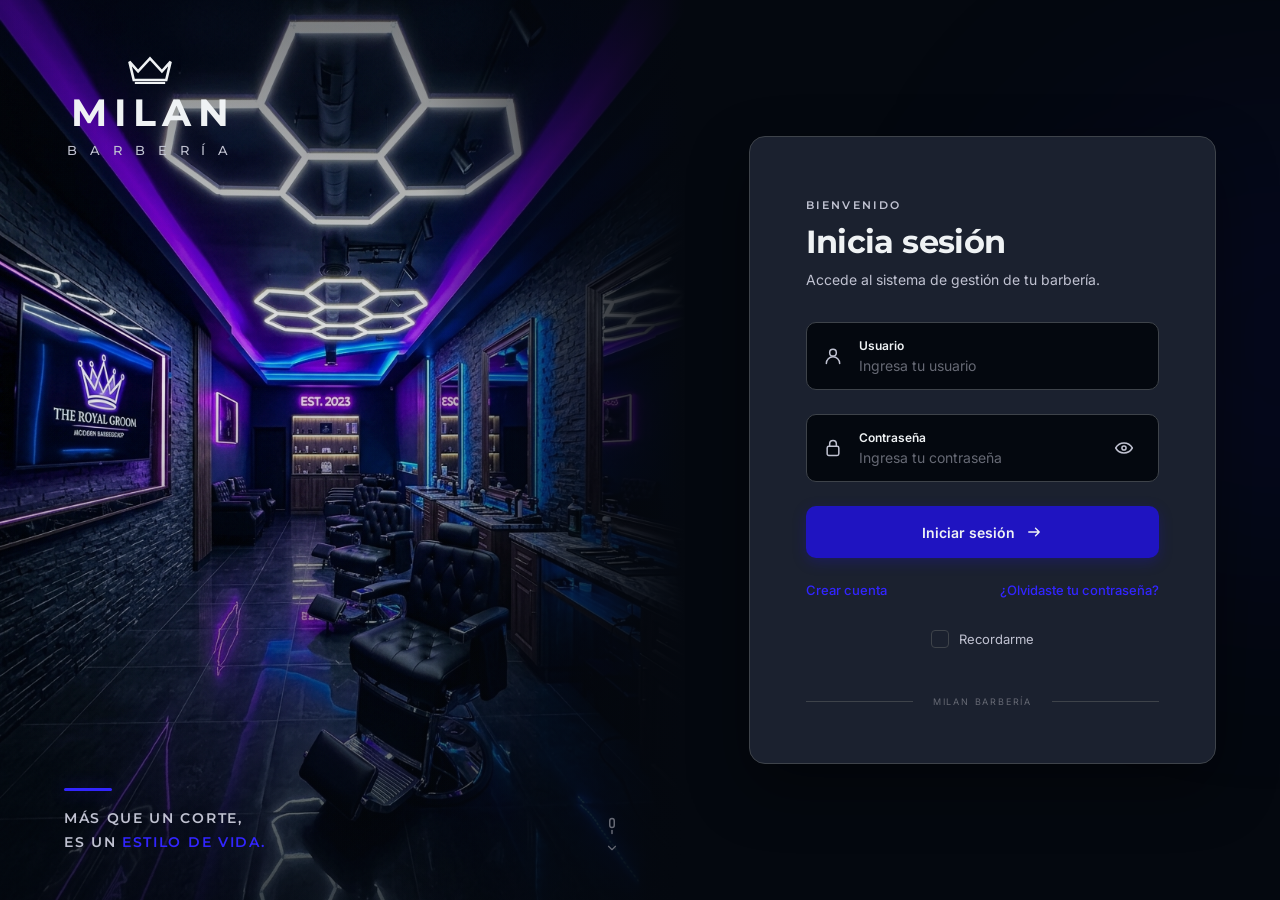
<file: Fronted/index.html>
<!DOCTYPE html>
<html lang="es">
<head>
<meta charset="UTF-8">
<meta name="viewport" content="width=device-width, initial-scale=1">
<title>Iniciar sesión · MILAN Barbería</title>
<meta name="description" content="Sistema de gestión para MILAN Barbería. Inicia sesión para acceder al panel de administración.">
<link rel="preconnect" href="https://fonts.googleapis.com">
<link rel="preconnect" href="https://fonts.gstatic.com" crossorigin>
<link href="https://fonts.googleapis.com/css2?family=Inter:wght@400;500;600;700&family=Montserrat:wght@400;500;600;700&display=swap" rel="stylesheet">
<link rel="stylesheet" href="css/styles.css">
</head>
<body>

<svg width="0" height="0" style="position:absolute" aria-hidden="true"><defs>
  <symbol id="i-user" viewBox="0 0 24 24"><circle cx="12" cy="8" r="4"/><path d="M4 21a8 8 0 0 1 16 0"/></symbol>
  <symbol id="i-lock" viewBox="0 0 24 24"><rect x="5" y="10" width="14" height="11" rx="2"/><path d="M8 10V7a4 4 0 0 1 8 0v3"/></symbol>
  <symbol id="i-eye" viewBox="0 0 24 24"><path d="M2 12s3.5-6 10-6 10 6 10 6-3.5 6-10 6S2 12 2 12Z"/><circle cx="12" cy="12" r="2.5"/></symbol>
  <symbol id="i-eyeOff" viewBox="0 0 24 24"><path d="m3 3 18 18M10.6 6.1A9.8 9.8 0 0 1 12 6c6.5 0 10 6 10 6a17 17 0 0 1-2.1 2.9M6.6 6.6C3.6 8.4 2 12 2 12s3.5 6 10 6c1.7 0 3.2-.4 4.5-1"/></symbol>
  <symbol id="i-arrow" viewBox="0 0 24 24"><path d="M5 12h14M14 7l5 5-5 5"/></symbol>
  <symbol id="i-warning" viewBox="0 0 24 24"><path d="M10.3 3.7 2.5 18a2 2 0 0 0 1.8 3h15.4a2 2 0 0 0 1.8-3L13.7 3.7a2 2 0 0 0-3.4 0Z"/><path d="M12 9v4M12 17h.01"/></symbol>
  <symbol id="i-check" viewBox="0 0 24 24"><path d="m5 12 4 4L19 6"/></symbol>
  <symbol id="i-userPlus" viewBox="0 0 24 24"><circle cx="10" cy="8" r="4"/><path d="M2 21a8 8 0 0 1 14.5-4.6M19 14v6M16 17h6"/></symbol>
  <symbol id="i-close" viewBox="0 0 24 24"><path d="m6 6 12 12M18 6 6 18"/></symbol>
</defs></svg>

<main class="login-shell">
  
  <section class="login-visual">
    <div class="login-overlay"></div>

    
    <div class="login-brand">
      <svg class="brand-crown" viewBox="0 0 48 28" aria-hidden="true">
        <path d="M5 7l8 9L24 4l11 12 8-9-4 17H9L5 7Z"/>
        <path d="M10 27h28"/>
      </svg>
      <strong class="brand-name">MILAN</strong>
      <span class="brand-sub">B A R B E R Í A</span>
    </div>

    
    <div class="login-tagline">
      <div class="tagline-accent"></div>
      <p>MÁS QUE UN CORTE,<br>ES UN <span>ESTILO DE VIDA.</span></p>
    </div>

    
    <div class="scroll-indicator">
      <svg width="18" height="18" viewBox="0 0 24 24" fill="none" stroke="currentColor" stroke-width="2" stroke-linecap="round" stroke-linejoin="round">
        <rect x="9" y="2" width="6" height="12" rx="3"/>
        <path d="M12 18v4"/>
      </svg>
      <svg width="14" height="14" viewBox="0 0 24 24" fill="none" stroke="currentColor" stroke-width="2" stroke-linecap="round" stroke-linejoin="round">
        <path d="M6 9l6 6 6-6"/>
      </svg>
    </div>
  </section>

  
  <section class="login-panel">
    
    <div class="login-mobile-brand">
      <div class="brand brand--compact">
        <svg viewBox="0 0 48 28" aria-hidden="true"><path d="M5 7l8 9L24 4l11 12 8-9-4 17H9L5 7Z"/><path d="M10 27h28"/></svg>
        <strong>MILAN</strong>
        <span>BARBERÍA</span>
      </div>
    </div>

    <form class="login-card" id="login-form" novalidate autocomplete="off">
      
      <div class="login-heading">
        <span class="eyebrow">BIENVENIDO</span>
        <h1>Inicia sesión</h1>
        <p>Accede al sistema de gestión de tu barbería.</p>
      </div>

      
      <label class="field" id="field-user">
        <svg class="icon" width="20" height="20" aria-hidden="true"><use href="#i-user"/></svg>
        <span>
          <b>Usuario</b>
          <input name="usuario" id="login-usuario" placeholder="Ingresa tu usuario" autocomplete="off" autocapitalize="off" spellcheck="false" readonly data-sin-autollenado>
        </span>
      </label>

      
      <label class="field" id="field-password">
        <svg class="icon" width="20" height="20" aria-hidden="true"><use href="#i-lock"/></svg>
        <span>
          <b>Contraseña</b>
          <input name="password" id="password" type="password" placeholder="Ingresa tu contraseña" autocomplete="new-password" readonly data-sin-autollenado>
        </span>
        <button class="icon-button" type="button" id="toggle-password" aria-label="Mostrar contraseña">
          <svg class="icon" width="20" height="20" aria-hidden="true"><use href="#i-eye"/></svg>
        </button>
      </label>

      
      <div class="form-error" id="form-error" hidden>
        <svg class="icon" width="16" height="16" aria-hidden="true"><use href="#i-warning"/></svg>
        <span id="form-error-text">Ingresa tu usuario y contraseña para continuar.</span>
      </div>

      
      <button class="btn btn--primary" type="submit" id="submit-btn">
        <span id="submit-text">Iniciar sesión</span>
        <svg class="icon" width="18" height="18" aria-hidden="true"><use href="#i-arrow"/></svg>
      </button>

      
      <div class="form-success" id="form-success" hidden>
        <svg class="icon" width="16" height="16" aria-hidden="true"><use href="#i-check"/></svg>
        <span id="form-success-text"></span>
      </div>

      <div class="login-options">
        <button type="button" class="text-link" id="open-register">Crear cuenta</button>
        <button type="button" class="text-link" id="open-recovery">¿Olvidaste tu contraseña?</button>
      </div>

      <div class="login-remember">
        <label class="checkbox">
          <input type="checkbox" id="remember">
          <span></span>
          Recordarme
        </label>
      </div>

      
      <div class="login-signature">
        <i></i>
        <small>MILAN BARBERÍA</small>
        <i></i>
      </div>
    </form>
  </section>

  
  <div class="modal-backdrop" id="recovery" hidden>
    <div class="modal" role="dialog" aria-modal="true" aria-labelledby="recovery-title">
      <button class="modal-close" id="close-recovery" aria-label="Cerrar">
        <svg class="icon" width="20" height="20" aria-hidden="true"><use href="#i-close"/></svg>
      </button>
      <div class="modal-icon" id="recovery-icon">
        <svg class="icon" width="20" height="20" aria-hidden="true"><use href="#i-lock"/></svg>
      </div>
      <span class="eyebrow">RECUPERAR ACCESO</span>
      <h2 id="recovery-title">¿Olvidaste tu contraseña?</h2>
      <p id="recovery-text">Ingresa tu correo y te enviaremos un enlace para restablecerla.</p>
      <label class="simple-field" id="recovery-field">
        <span>Correo electrónico</span>
        <input type="email" id="recovery-email" placeholder="nombre@correo.com">
      </label>
      <div id="reset-fields" hidden>
        <label class="simple-field">
          <span>Código de recuperación</span>
          <input id="reset-token" placeholder="Pega el código recibido">
        </label>
        <label class="simple-field">
          <span>Nueva contraseña (mínimo 6 caracteres)</span>
          <input type="password" id="reset-password" placeholder="Nueva contraseña" autocomplete="new-password">
        </label>
      </div>
      <div class="form-error" id="recovery-error" hidden>
        <svg class="icon" width="16" height="16" aria-hidden="true"><use href="#i-warning"/></svg>
        <span id="recovery-error-text"></span>
      </div>
      <button class="btn btn--primary" type="button" id="recovery-btn">Enviar enlace</button>
    </div>
  </div>
</main>

<!-- Crear cuenta -->
  <div class="modal-backdrop" id="register" hidden>
    <div class="modal modal--register" role="dialog" aria-modal="true" aria-labelledby="register-title">
      <button class="modal-close" id="close-register" aria-label="Cerrar">
        <svg class="icon" width="20" height="20" aria-hidden="true"><use href="#i-close"/></svg>
      </button>
      <div class="modal-icon">
        <svg class="icon" width="20" height="20" aria-hidden="true"><use href="#i-userPlus"/></svg>
      </div>
      <h2 id="register-title">Crear cuenta</h2>
      <p>Completa tus datos. Con tu usuario y contraseña podrás iniciar sesión.</p>
      <form class="register-fields" id="register-form" novalidate>
        <label class="simple-field">
          <span>Nombre completo</span>
          <input id="reg-nombre" placeholder="Ej: Juan Camilo Pérez" autocomplete="name" maxlength="100">
        </label>
        <label class="simple-field">
          <span>Correo electrónico</span>
          <input id="reg-email" type="email" placeholder="nombre@correo.com" autocomplete="email">
        </label>
        <label class="simple-field">
          <span>Nombre de usuario (para iniciar sesión)</span>
          <input id="reg-usuario" placeholder="Ej: juan.perez" autocomplete="username" maxlength="40">
          <small class="field-hint">Sin espacios. Letras, números, punto, guion o guion bajo.</small>
        </label>
        <label class="simple-field">
          <span>Contraseña</span>
          <input id="reg-password" type="password" placeholder="Mínimo 6 caracteres" autocomplete="new-password">
        </label>
        <label class="simple-field">
          <span>Confirmar contraseña</span>
          <input id="reg-password2" type="password" placeholder="Escríbela de nuevo" autocomplete="new-password">
          <small class="field-hint" id="reg-match"></small>
        </label>
        <div class="form-error" id="register-error" hidden>
          <svg class="icon" width="16" height="16" aria-hidden="true"><use href="#i-warning"/></svg>
          <span id="register-error-text"></span>
        </div>
        <button class="btn btn--primary" type="submit" id="register-btn">Crear cuenta</button>
      </form>
      <button type="button" class="text-link register-back" id="register-back">¿Ya tienes cuenta? Inicia sesión</button>
    </div>
  </div>
  <script src="js/api.js"></script>
<script src="js/login.js"></script>
</body>
</html>
</file>
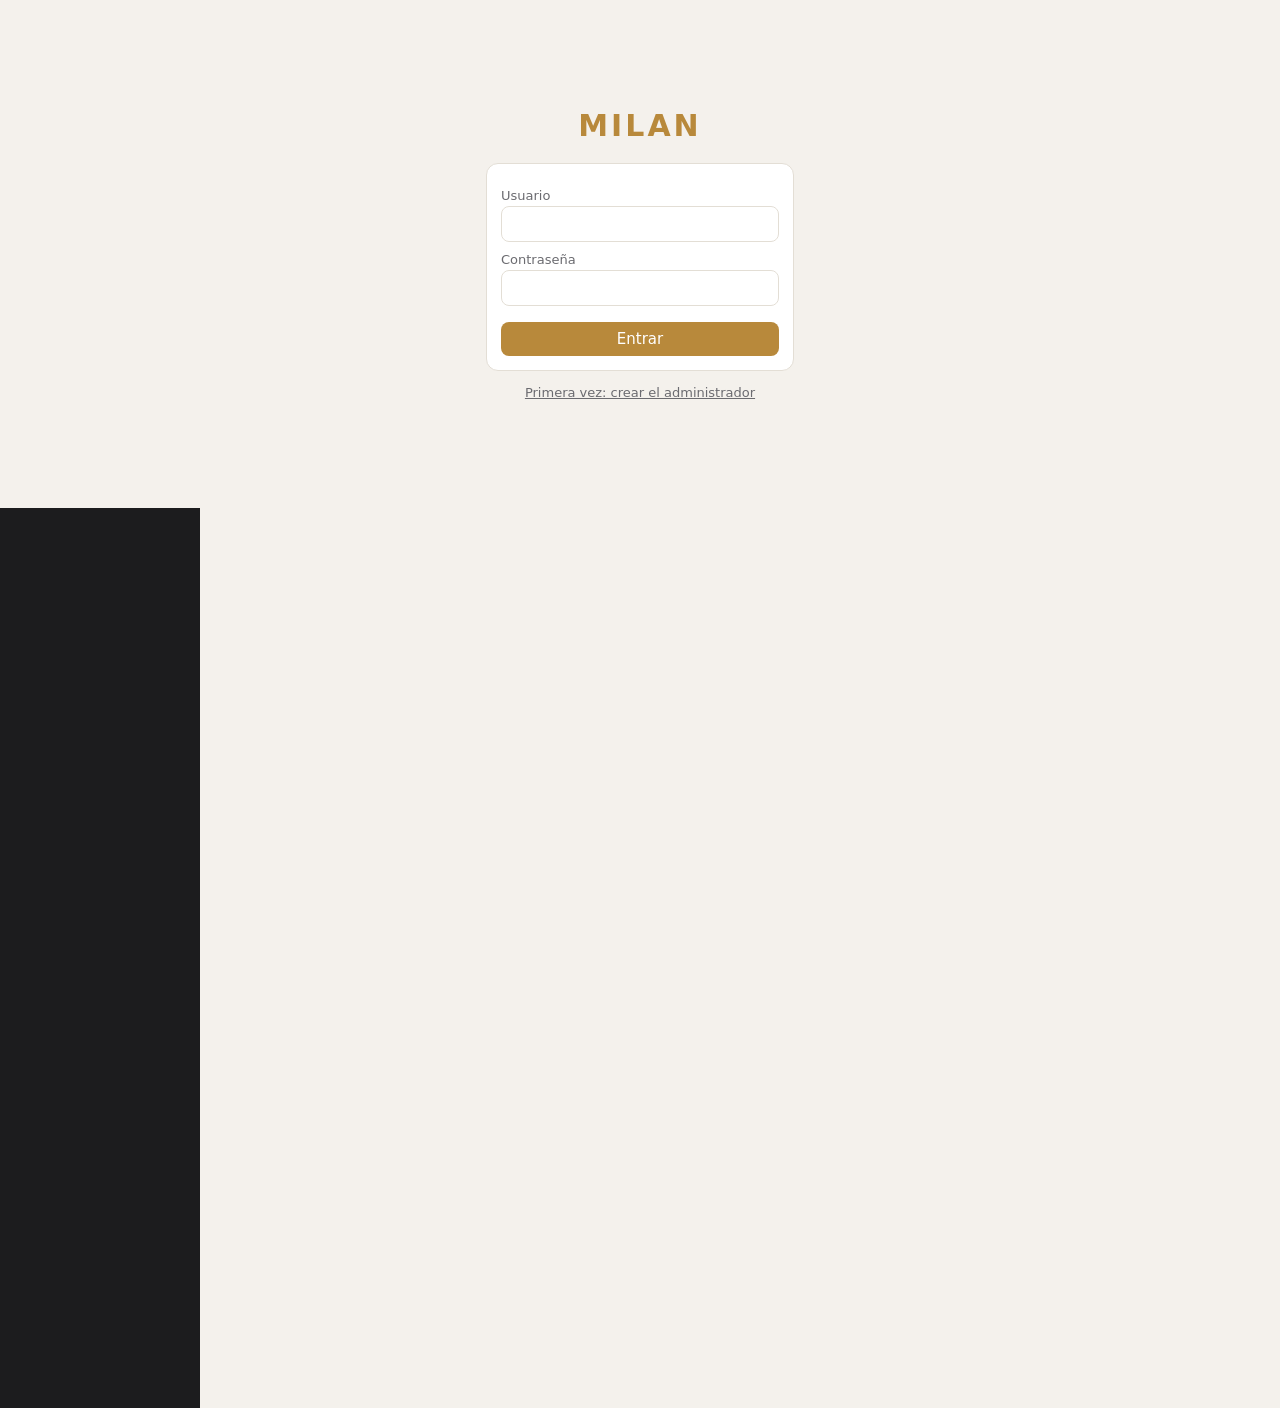
<file: backend/src/main/resources/static/index.html>
<!DOCTYPE html>
<html lang="es">
<head>
<meta charset="UTF-8">
<meta name="viewport" content="width=device-width, initial-scale=1">
<title>Barbería MILAN</title>
<style>
:root{--bg:#f4f1ec;--card:#fff;--tx:#1c1c1e;--mut:#6b6b70;--ac:#b8893b;--side:#1c1c1e;--bd:#e3ded5;--ok:#2e7d4f;--er:#b3382c}
@media(prefers-color-scheme:dark){:root{--bg:#141415;--card:#1f1f22;--tx:#f1efea;--mut:#9b9ba1;--bd:#34343a;--side:#0c0c0d}}
*{box-sizing:border-box}body{margin:0;font:15px system-ui,sans-serif;background:var(--bg);color:var(--tx)}
button{font:inherit;cursor:pointer;border:0;border-radius:8px;padding:8px 14px;background:var(--ac);color:#fff}
button.ghost{background:transparent;color:var(--tx);border:1px solid var(--bd)}button.red{background:var(--er)}button.sm{padding:4px 9px;font-size:13px}
input,select,textarea{font:inherit;width:100%;padding:8px;border:1px solid var(--bd);border-radius:8px;background:var(--card);color:var(--tx)}
label{display:block;font-size:13px;color:var(--mut);margin:10px 0 3px}label.ck{display:flex;gap:8px;align-items:center;color:var(--tx);margin:6px 0}label.ck input{width:auto}
#app{display:flex;min-height:100vh}nav{width:200px;background:var(--side);color:#fff;padding:16px 10px;flex-shrink:0}
nav h1{font-size:19px;color:var(--ac);margin:0 8px 18px;letter-spacing:2px}nav a{display:block;padding:9px 12px;border-radius:8px;color:#d8d5cd;cursor:pointer}
nav a.on,nav a:hover{background:#2c2c30;color:#fff}nav .out{margin-top:20px;width:100%}
main{flex:1;padding:22px;min-width:0}.bar{display:flex;gap:10px;align-items:center;flex-wrap:wrap;margin-bottom:14px}.bar h2{margin:0;flex:1}
.card{background:var(--card);border:1px solid var(--bd);border-radius:12px;padding:14px;overflow-x:auto}
table{width:100%;border-collapse:collapse}th,td{text-align:left;padding:9px 8px;border-bottom:1px solid var(--bd);white-space:nowrap}th{font-size:12px;color:var(--mut);text-transform:uppercase}
td.a{display:flex;gap:6px}.tag{padding:2px 9px;border-radius:99px;font-size:12px;background:var(--bd)}.tag.programada{background:#dbe8f7;color:#1d4f91}.tag.completada,.tag.pagada,.tag.abierta{background:#d6efe0;color:var(--ok)}.tag.cancelada,.tag.anulada,.tag.no_asistio{background:#f6d9d5;color:var(--er)}
.grid{display:grid;grid-template-columns:repeat(auto-fit,minmax(150px,1fr));gap:10px;margin-bottom:14px}.grid div{background:var(--card);border:1px solid var(--bd);border-radius:12px;padding:12px}.grid b{display:block;font-size:19px;margin-top:3px}
.warn{background:#fff3d6;color:#7a5200;padding:10px 14px;border-radius:10px;margin-bottom:14px}
dialog{border:0;border-radius:14px;padding:20px;width:min(440px,94vw);background:var(--card);color:var(--tx)}dialog::backdrop{background:#0008}dialog h3{margin:0 0 6px}.row{display:flex;gap:8px;justify-content:flex-end;margin-top:16px}
#toast{position:fixed;bottom:18px;right:18px;background:#222;color:#fff;padding:11px 16px;border-radius:10px;max-width:80vw;display:none;z-index:9}#toast.er{background:var(--er)}
#login{max-width:340px;margin:12vh auto;padding:0 16px}#login h1{color:var(--ac);letter-spacing:3px;text-align:center}.muted{color:var(--mut);font-size:13px;text-align:center;margin-top:14px;cursor:pointer;text-decoration:underline}
@media(max-width:720px){#app{flex-direction:column}nav{width:auto;display:flex;flex-wrap:wrap;gap:4px;padding:10px}nav h1{width:100%;margin:0 0 6px}nav .out{width:auto;margin:0}}
</style>
</head>
<body>
<div id="login" hidden>
  <h1>MILAN</h1>
  <div class="card">
    <label>Usuario</label><input id="lu" autocomplete="username">
    <label>Contraseña</label><input id="lp" type="password" autocomplete="current-password">
    <div class="row"><button id="lb" style="width:100%">Entrar</button></div>
  </div>
  <div class="muted" id="first">Primera vez: crear el administrador</div>
</div>
<div id="app" hidden><nav id="nav"></nav><main id="main"></main></div>
<div id="toast"></div>

<script>
const $=(s,e=document)=>e.querySelector(s);
const esc=s=>String(s??'').replace(/[&<>"]/g,c=>({'&':'&amp;','<':'&lt;','>':'&gt;','"':'&quot;'}[c]));
const money=n=>new Intl.NumberFormat('es-CO',{style:'currency',currency:'COP',maximumFractionDigits:0}).format(n||0);
const today=()=>new Date(Date.now()-new Date().getTimezoneOffset()*6e4).toISOString().slice(0,10);
const DIAS=['','Lunes','Martes','Miércoles','Jueves','Viernes','Sábado','Domingo'];
let token=sessionStorage.getItem('tk'),user=JSON.parse(sessionStorage.getItem('us')||'null'),cur='citas',pendingCita=null,fecha=today(),fbar='';

function toast(m,er){const t=$('#toast');t.textContent=m;t.className=er?'er':'';t.style.display='block';clearTimeout(t.h);t.h=setTimeout(()=>t.style.display='none',er?6000:2500)}
async function api(m,p,b){
  const r=await fetch('/api'+p,{method:m,headers:{'Content-Type':'application/json',...(token?{Authorization:'Bearer '+token}:{})},body:b?JSON.stringify(b):undefined});
  const t=await r.text();let d=null;try{d=t?JSON.parse(t):null}catch{}
  if(!r.ok){if(r.status===401&&token){logout();}
    throw new Error((d&&d.error||'Error '+r.status)+(d&&d.campos?': '+Object.entries(d.campos).map(([k,v])=>k+' '+v).join(', '):''))}
  return d}
const run=async f=>{try{await f()}catch(e){toast(e.message,1)}};

/* ---------- formularios en ventana ---------- */
function fld(f,v){const[n,l,t='text',o]=f;
  if(t==='checkbox')return`<label class=ck><input type=checkbox name=${n} ${v?'checked':''}>${l}</label>`;
  if(t==='checks')return`<label>${l}</label>`+o.map(([id,x])=>`<label class=ck><input type=checkbox name=${n} value=${id}>${esc(x)}</label>`).join('');
  if(t==='select')return`<label>${l}</label><select name=${n}>${o.map(([id,x])=>`<option value="${esc(id)}" ${String(id)===String(v??'')?'selected':''}>${esc(x)}</option>`).join('')}</select>`;
  if(t==='textarea')return`<label>${l}</label><textarea name=${n} rows=2>${esc(v)}</textarea>`;
  return`<label>${l}</label><input name=${n} type=${t} step=any value="${esc(v)}">`}
function form(title,fields,vals,ok,btn='Guardar'){
  const d=document.createElement('dialog');
  d.innerHTML=`<form><h3>${title}</h3>${fields.map(f=>fld(f,vals[f[0]])).join('')}<div class=row><button type=button class=ghost>Cancelar</button><button>${btn}</button></div></form>`;
  document.body.append(d);d.showModal();$('.ghost',d).onclick=()=>{d.close();d.remove()};
  $('form',d).onsubmit=e=>{e.preventDefault();const o={};
    for(const[n,,t]of fields){if(t==='checkbox')o[n]=d.querySelector(`[name=${n}]`).checked;
      else if(t==='checks')o[n]=[...d.querySelectorAll(`[name=${n}]:checked`)].map(x=>+x.value);
      else{const v=d.querySelector(`[name=${n}]`).value;o[n]=v===''?null:t==='number'?+v:v}}
    run(async()=>{await ok(o);d.close();d.remove();go(cur)})}}
const opts=(rows,id,lab,vacio)=>(vacio?[['',vacio]]:[]).concat(rows.map(r=>[r[id],typeof lab==='function'?lab(r):r[lab]]));
const nom=r=>r.nombres+' '+r.apellidos;

/* ---------- CRUD genérico ---------- */
const CRUD={
 clientes:{t:'Clientes',u:'/clientes',id:'idCliente',cols:[['nombres','Nombres'],['apellidos','Apellidos'],['telefono','Teléfono'],['email','Email'],['preferenciasCorte','Preferencias']],
  f:()=>[['nombres','Nombres'],['apellidos','Apellidos'],['telefono','Teléfono'],['email','Email','email'],['preferenciasCorte','Preferencias de corte','textarea']],search:1},
 barberos:{t:'Barberos',u:'/barberos',id:'idBarbero',cols:[['documento','Documento'],['nombres','Nombres'],['apellidos','Apellidos'],['telefono','Teléfono'],['fechaIngreso','Ingreso'],['estado','Estado']],
  f:()=>[['documento','Documento'],['nombres','Nombres'],['apellidos','Apellidos'],['telefono','Teléfono'],['fechaIngreso','Fecha de ingreso','date'],['estado','Estado','select',[['activo','Activo'],['inactivo','Inactivo']]]]},
 servicios:{t:'Servicios',u:'/servicios',id:'idServicio',cols:[['nombre','Servicio'],['categoria','Categoría'],['precio','Precio'],['duracionMin','Minutos'],['porcentajeComision','Comisión'],['activo','Activo']],
  f:()=>[['nombre','Nombre'],['categoria','Categoría','select',[['corte','Corte'],['barba','Barba'],['estetico','Estético']]],['precio','Precio','number'],['duracionMin','Duración (minutos)','number'],['porcentajeComision','% de comisión','number'],['activo','Activo','checkbox']]},
 productos:{t:'Productos e inventario',u:'/productos',id:'idProducto',cols:[['nombre','Producto'],['tipo','Tipo'],['precioVenta','Precio'],['porcentajeComision','Comisión'],['stockActual','Stock'],['stockMinimo','Mínimo'],['activo','Activo']],
  f:n=>[['nombre','Nombre'],['tipo','Tipo','select',[['venta','Venta'],['insumo','Insumo']]],['precioVenta','Precio de venta (solo productos de venta)','number'],['porcentajeComision','% de comisión','number'],...(n?[['stockActual','Stock inicial','number']]:[]),['stockMinimo','Stock mínimo','number'],['activo','Activo','checkbox']],
  extra:[['Stock',p=>form('Movimiento: '+p.nombre,[['tipo','Tipo','select',[['entrada','Entrada (compra)'],['salida','Salida (consumo / merma)']]],['cantidad','Cantidad','number'],['motivo','Motivo']],{},o=>api('POST','/inventario/movimientos',{...o,idProducto:p.idProducto}),'Registrar')]]},
 turnos:{t:'Horarios de barberos',u:'/turnos',id:'idTurno',b:1,cols:[['idBarbero','Barbero'],['diaSemana','Día'],['horaInicio','Entrada'],['horaFin','Salida'],['descansoInicio','Descanso desde'],['descansoFin','Descanso hasta']],
  f:(n,B)=>[['idBarbero','Barbero','select',opts(B,'idBarbero',nom)],['diaSemana','Día','select',DIAS.slice(1).map((d,i)=>[i+1,d])],['horaInicio','Hora de entrada','time'],['horaFin','Hora de salida','time'],['descansoInicio','Inicio del descanso','time'],['descansoFin','Fin del descanso','time']]},
 ausencias:{t:'Licencias y días libres',u:'/ausencias',id:'idAusencia',b:1,cols:[['idBarbero','Barbero'],['tipo','Tipo'],['fechaInicio','Desde'],['fechaFin','Hasta'],['motivo','Motivo']],
  f:(n,B)=>[['idBarbero','Barbero','select',opts(B,'idBarbero',nom)],['tipo','Tipo','select',[['licencia','Licencia'],['dia_libre','Día libre'],['incapacidad','Incapacidad'],['vacaciones','Vacaciones']]],['fechaInicio','Desde','date'],['fechaFin','Hasta','date'],['motivo','Motivo']]}
};
function cell(k,v,r,BM){
  if(k==='idBarbero')return esc(BM[v]);if(k==='diaSemana')return DIAS[v];
  if(typeof v==='boolean')return v?'Sí':'No';if(v==null)return'';
  if(k==='precio'||k==='precioVenta')return money(v);if(k.endsWith('Comision'))return v+'%';
  if(/^(horaInicio|horaFin|descanso)/.test(k))return String(v).slice(0,5);
  if(k==='stockActual'&&r.stockActual<=r.stockMinimo)return`<b style="color:var(--er)">${v}</b>`;return esc(v)}
async function crud(key){const c=CRUD[key],m=$('#main');
  let rows=await api('GET',c.u),B=[],q='';
  if(c.b||key==='turnos'||key==='ausencias')B=await api('GET','/barberos');
  const BM=Object.fromEntries(B.map(b=>[b.idBarbero,nom(b)]));
  let alerta='';if(key==='productos'){const s=await api('GET','/inventario/stock-bajo');if(s.length)alerta=`<div class=warn>⚠ Stock bajo: ${s.map(x=>esc(x.nombre)+' ('+x.stock_actual+')').join(', ')}</div>`}
  const pinta=()=>{const rs=q?rows.filter(r=>JSON.stringify(r).toLowerCase().includes(q)):rows;
    $('#tb').innerHTML=rs.map(r=>`<tr>${c.cols.map(([k])=>`<td>${cell(k,r[k],r,BM)}</td>`).join('')}<td class=a>${(c.extra||[]).map((e,i)=>`<button class="sm ghost" data-x=${i} data-id=${r[c.id]}>${e[0]}</button>`).join('')}<button class="sm ghost" data-e=${r[c.id]}>Editar</button><button class="sm red" data-d=${r[c.id]}>Borrar</button></td></tr>`).join('')||'<tr><td colspan=9>Sin registros</td></tr>'};
  m.innerHTML=`${alerta}<div class=bar><h2>${c.t}</h2>${c.search?'<input id=q placeholder="Buscar..." style="max-width:220px">':''}<button id=nw>+ Nuevo</button></div><div class=card><table><thead><tr>${c.cols.map(x=>`<th>${x[1]}</th>`).join('')}<th></th></tr></thead><tbody id=tb></tbody></table></div>`;
  pinta();if($('#q'))$('#q').oninput=e=>{q=e.target.value.toLowerCase();pinta()};
  $('#nw').onclick=()=>form('Nuevo',c.f(true,B),{activo:true,estado:'activo'},o=>api('POST',c.u,o));
  $('#tb').onclick=e=>{const b=e.target.closest('button');if(!b)return;const find=id=>rows.find(r=>r[c.id]==id);
    if(b.dataset.e)form('Editar',c.f(false,B),find(b.dataset.e),o=>api('PUT',c.u+'/'+b.dataset.e,{...find(b.dataset.e),...o}));
    if(b.dataset.d&&confirm('¿Eliminar este registro?'))run(async()=>{await api('DELETE',c.u+'/'+b.dataset.d);toast('Eliminado');go(cur)});
    if(b.dataset.x)c.extra[b.dataset.x][1](find(b.dataset.id))}}

/* ---------- citas ---------- */
async function citas(){const m=$('#main');
  const [B,C,S]=await Promise.all([api('GET','/barberos'),api('GET','/clientes'),api('GET','/servicios')]);
  const rows=await api('GET',`/citas?desde=${fecha}&hasta=${fecha}${fbar?'&idBarbero='+fbar:''}`);
  m.innerHTML=`<div class=bar><h2>Agenda</h2><input type=date id=fd value=${fecha} style="width:auto"><select id=fb style="width:auto">${opts(B,'idBarbero',nom,'Todos los barberos').map(([i,l])=>`<option value="${i}" ${i==fbar?'selected':''}>${esc(l)}</option>`).join('')}</select><button id=nw>+ Nueva cita</button></div>
  <div class=card><table><thead><tr><th>Hora</th><th>Cliente</th><th>Barbero</th><th>Servicios</th><th>Total</th><th>Estado</th><th></th></tr></thead><tbody>${rows.map(r=>`<tr><td>${r.fechaHoraInicio.slice(11,16)}–${r.fechaHoraFin.slice(11,16)}</td><td>${esc(r.cliente)}</td><td>${esc(r.barbero)}</td><td>${esc(r.servicios.map(s=>s.nombre).join(' + '))}</td><td>${money(r.total)}</td><td><span class="tag ${r.estado}">${r.estado.replace('_',' ')}</span></td><td class=a>${r.estado==='programada'?`<button class=sm data-c=${r.idCita}>Cobrar</button><button class="sm ghost" data-r=${r.idCita}>Reprogramar</button><button class="sm ghost" data-n=${r.idCita}>No asistió</button><button class="sm red" data-x=${r.idCita}>Cancelar</button>`:''}</td></tr>`).join('')||'<tr><td colspan=7>No hay citas este día</td></tr>'}</tbody></table></div>`;
  $('#fd').onchange=e=>{fecha=e.target.value;go('citas')};$('#fb').onchange=e=>{fbar=e.target.value;go('citas')};
  $('#nw').onclick=()=>form('Nueva cita',[['idCliente','Cliente','select',opts(C,'idCliente',nom)],['idBarbero','Barbero','select',opts(B.filter(b=>b.estado==='activo'),'idBarbero',nom)],['fechaHoraInicio','Fecha y hora','datetime-local'],['idServicios','Servicios','checks',S.filter(s=>s.activo).map(s=>[s.idServicio,`${s.nombre} (${s.duracionMin} min · ${money(s.precio)})`])],['observaciones','Observaciones']],{},o=>{o.idCliente=+o.idCliente;o.idBarbero=+o.idBarbero;fecha=o.fechaHoraInicio.slice(0,10);return api('POST','/citas',o)});
  m.querySelector('tbody').onclick=e=>{const b=e.target.closest('button');if(!b)return;const d=b.dataset;
    if(d.c){pendingCita=+d.c;go('caja')}
    if(d.r)form('Reprogramar',[['fechaHoraInicio','Nueva fecha y hora','datetime-local'],['idBarbero','Barbero','select',opts(B.filter(x=>x.estado==='activo'),'idBarbero',nom,'(el mismo)')]],{},o=>api('PUT',`/citas/${d.r}/reprogramar`,{fechaHoraInicio:o.fechaHoraInicio,idBarbero:o.idBarbero?+o.idBarbero:null}));
    if(d.x&&confirm('¿Cancelar la cita?'))run(async()=>{await api('PATCH',`/citas/${d.x}/cancelar`);toast('Cita cancelada');go('citas')});
    if(d.n)run(async()=>{await api('PATCH',`/citas/${d.n}/no-asistio`);go('citas')})}}

/* ---------- caja y ventas ---------- */
function resumen(a){return`<div class=grid><div>Apertura<b>${money(a.monto_apertura)}</b></div><div>Efectivo<b>${money(a.total_efectivo)}</b></div><div>Transferencia<b>${money(a.total_transferencia)}</b></div><div>Tarjeta<b>${money(a.total_tarjeta)}</b></div><div>Total vendido<b>${money(a.total_vendido)}</b></div><div>Efectivo esperado<b>${money(a.efectivo_esperado)}</b></div>${a.efectivo_contado!=null?`<div>Contado<b>${money(a.efectivo_contado)}</b></div><div>Diferencia<b style="color:var(${a.diferencia==0?'--ok':'--er'})">${money(a.diferencia)}</b></div>`:''}</div>`}
async function caja(){const m=$('#main');let c=null;try{c=await api('GET','/caja/actual')}catch{}
  if(!c){const hist=await api('GET','/caja');
    m.innerHTML=`<div class=bar><h2>Caja</h2><button id=ab>Abrir caja</button></div><div class=card><table><thead><tr><th>Apertura</th><th>Cierre</th><th>Estado</th><th></th></tr></thead><tbody>${hist.map(h=>`<tr><td>${h.fechaHoraApertura.replace('T',' ').slice(0,16)}</td><td>${(h.fechaHoraCierre||'').replace('T',' ').slice(0,16)}</td><td><span class="tag ${h.estado}">${h.estado}</span></td><td><button class="sm ghost" data-a=${h.idCaja}>Ver arqueo</button></td></tr>`).join('')||'<tr><td colspan=4>Aún no hay cajas</td></tr>'}</tbody></table></div><div id=ar></div>`;
    $('#ab').onclick=()=>form('Abrir caja',[['montoApertura','Efectivo inicial en caja','number']],{montoApertura:0},o=>api('POST','/caja/abrir',o),'Abrir');
    m.querySelector('tbody').onclick=e=>{const b=e.target.closest('button');if(b)run(async()=>{$('#ar').innerHTML='<h3>Arqueo</h3>'+resumen(await api('GET',`/caja/${b.dataset.a}/arqueo`))})};return}
  const [a,vs]=await Promise.all([api('GET',`/caja/${c.idCaja}/arqueo`),api('GET','/ventas?idCaja='+c.idCaja)]);
  m.innerHTML=`<div class=bar><h2>Caja abierta</h2><button id=nv>+ Nueva venta</button><button id=cc class=red>Cerrar caja</button></div>${resumen(a)}<div class=card><table><thead><tr><th>#</th><th>Hora</th><th>Total</th><th>Estado</th><th></th></tr></thead><tbody>${vs.map(v=>`<tr><td>${v.idVenta}</td><td>${v.fechaHora.slice(11,16)}</td><td>${money(v.total)}</td><td><span class="tag ${v.estado}">${v.estado}</span></td><td>${v.estado==='pagada'?`<button class="sm red" data-v=${v.idVenta}>Anular</button>`:''}</td></tr>`).join('')||'<tr><td colspan=5>Sin ventas todavía</td></tr>'}</tbody></table></div>`;
  $('#nv').onclick=()=>venta(c);
  $('#cc').onclick=()=>form('Cerrar caja',[['efectivoContado','Efectivo contado en caja','number'],['observaciones','Observaciones']],{},async o=>{const r=await api('POST',`/caja/${c.idCaja}/cerrar`,o);toast(r.diferencia==0?'Caja cuadrada ✔':'Diferencia de '+money(r.diferencia),r.diferencia!=0)},'Cerrar');
  m.querySelector('tbody').onclick=e=>{const b=e.target.closest('button');if(b&&confirm('¿Anular la venta?'))run(async()=>{await api('PATCH',`/ventas/${b.dataset.v}/anular`);toast('Venta anulada');go('caja')})};
  if(pendingCita)venta(c)}
async function venta(c){const [B,P,ct]=await Promise.all([api('GET','/barberos'),api('GET','/productos'),api('GET',`/citas?desde=${today()}&hasta=${today()}`)]);
  const pend=ct.filter(x=>x.estado==='programada'),PV=P.filter(p=>p.tipo==='venta'&&p.activo&&p.stockActual>0);
  const f=[['idCita','Cita a cobrar','select',opts(pend,'idCita',x=>`${x.fechaHoraInicio.slice(11,16)} ${x.cliente} · ${money(x.total)}`,'Sin cita (solo productos)')],['idBarbero','Barbero que vende productos','select',opts(B,'idBarbero',nom,'(el de la cita)')],
    ...PV.map(p=>['p'+p.idProducto,`${p.nombre} · ${money(p.precioVenta)} (hay ${p.stockActual})`,'number']),
    ['efectivo','Pago en efectivo','number'],['transferencia','Pago por transferencia','number'],['tarjeta','Pago con tarjeta','number'],['referencia','Referencia (transferencia / voucher)']];
  const ini={idCita:pendingCita};pendingCita=null;
  form('Nueva venta',f,ini,o=>{const prods=PV.filter(p=>+o['p'+p.idProducto]>0).map(p=>({idProducto:p.idProducto,cantidad:+o['p'+p.idProducto]}));
    const cita=pend.find(x=>x.idCita==o.idCita);let total=(cita?cita.total:0)+prods.reduce((s,i)=>s+i.cantidad*PV.find(p=>p.idProducto==i.idProducto).precioVenta,0);
    const pagos=['efectivo','transferencia','tarjeta'].filter(k=>+o[k]>0).map(k=>({medioPago:k,monto:+o[k],referencia:k==='efectivo'?null:o.referencia}));
    if(!pagos.length)pagos.push({medioPago:'efectivo',monto:total});
    return api('POST','/ventas',{idCaja:c.idCaja,idCita:o.idCita?+o.idCita:null,idBarbero:o.idBarbero?+o.idBarbero:null,productos:prods,pagos}).then(()=>toast('Venta registrada ✔'))},'Cobrar')}

/* ---------- comisiones y usuarios ---------- */
async function comisiones(){const m=$('#main'),d=today().slice(0,8)+'01';
  m.innerHTML=`<div class=bar><h2>Comisiones</h2><input type=date id=d1 value=${d} style="width:auto"><input type=date id=d2 value=${today()} style="width:auto"><button id=go>Calcular</button></div><div class=card id=res>Elige el periodo y pulsa Calcular.</div>`;
  $('#go').onclick=()=>run(async()=>{const r=await api('GET',`/comisiones?desde=${$('#d1').value}&hasta=${$('#d2').value}`);
    $('#res').innerHTML=`<table><thead><tr><th>Barbero</th><th>Servicios</th><th>Comisión servicios</th><th>Productos</th><th>Comisión productos</th><th>Total a pagar</th></tr></thead><tbody>${r.map(x=>`<tr><td>${esc(x.barbero)}</td><td>${money(x.total_servicios)}</td><td>${money(x.comision_servicios)}</td><td>${money(x.total_productos)}</td><td>${money(x.comision_productos)}</td><td><b>${money(x.comision_total)}</b></td></tr>`).join('')}</tbody></table>`})}
async function usuarios(){const m=$('#main'),[U,R]=await Promise.all([api('GET','/usuarios'),api('GET','/roles')]);
  m.innerHTML=`<div class=bar><h2>Usuarios</h2><button id=nw>+ Nuevo usuario</button></div><div class=card><table><thead><tr><th>Usuario</th><th>Rol</th><th>Activo</th></tr></thead><tbody>${U.map(u=>`<tr><td>${esc(u.nombreUsuario)}</td><td>${esc(u.rol)}</td><td>${u.activo?'Sí':'No'}</td></tr>`).join('')}</tbody></table></div>`;
  $('#nw').onclick=()=>form('Nuevo usuario',[['nombreUsuario','Usuario'],['contrasena','Contraseña (mínimo 6)','password'],['idRol','Rol','select',opts(R,'id_rol','nombre')]],{},o=>api('POST','/usuarios',{...o,idRol:+o.idRol}))}

/* ---------- navegación y sesión ---------- */
const MENU=[['citas','Agenda'],['caja','Caja y ventas'],['clientes','Clientes'],['barberos','Barberos'],['turnos','Horarios'],['ausencias','Licencias'],['servicios','Servicios'],['productos','Inventario'],['comisiones','Comisiones'],['usuarios','Usuarios',1]];
function go(v){cur=v;document.querySelectorAll('nav a').forEach(a=>a.classList.toggle('on',a.dataset.v===v));
  run(()=>CRUD[v]?crud(v):({citas,caja,comisiones,usuarios})[v]())}
function start(){$('#login').hidden=true;$('#app').hidden=false;
  $('#nav').innerHTML=`<h1>MILAN</h1>`+MENU.filter(x=>!x[2]||user.rol==='administrador').map(x=>`<a data-v=${x[0]}>${x[1]}</a>`).join('')+`<button class="ghost out">Salir (${esc(user.nombreUsuario)})</button>`;
  $('#nav').onclick=e=>{if(e.target.dataset.v)go(e.target.dataset.v);if(e.target.classList.contains('out'))run(async()=>{await api('POST','/auth/logout');logout()})};go(cur)}
function logout(){token=null;user=null;sessionStorage.clear();$('#app').hidden=true;$('#login').hidden=false}
async function entrar(){const r=await api('POST','/auth/login',{nombreUsuario:$('#lu').value,contrasena:$('#lp').value});
  token=r.token;user=r.usuario;sessionStorage.setItem('tk',token);sessionStorage.setItem('us',JSON.stringify(user));$('#lp').value='';start()}
$('#lb').onclick=()=>run(entrar);$('#lp').onkeydown=e=>{if(e.key==='Enter')run(entrar)};
$('#first').onclick=()=>run(async()=>{if(!$('#lu').value||$('#lp').value.length<6)throw new Error('Escribe usuario y una contraseña de mínimo 6 caracteres arriba y vuelve a pulsar');
  await api('POST','/auth/primer-admin',{nombreUsuario:$('#lu').value,contrasena:$('#lp').value});toast('Administrador creado');await entrar()});
if(token&&user)start();else $('#login').hidden=false;
</script>
</body>
</html>
</file>
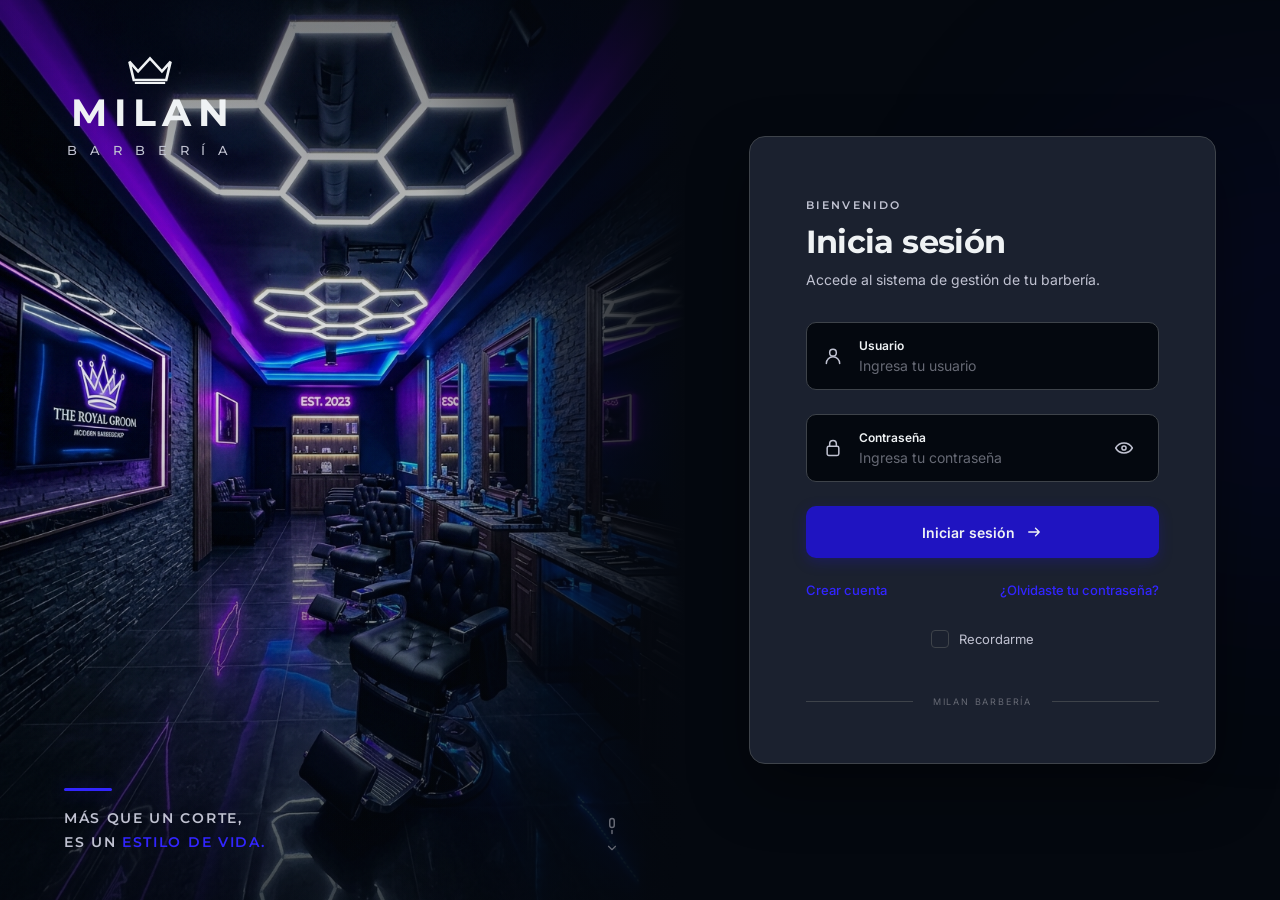
<file: Fronted/app.html>
<!DOCTYPE html>
<html lang="es">
<head>
<meta charset="UTF-8">
<meta name="viewport" content="width=device-width, initial-scale=1">
<title>Panel · MILAN Barbería</title>
<link rel="preconnect" href="https://fonts.googleapis.com"><link href="https://fonts.googleapis.com/css2?family=Inter:wght@400;500;600;700&family=Montserrat:wght@500;600;700&display=swap" rel="stylesheet">
<link rel="stylesheet" href="css/styles.css">
<link rel="stylesheet" href="css/app-extra.css">
</head>
<body>
<svg width="0" height="0" style="position:absolute" aria-hidden="true"><defs><symbol id="i-dashboard" viewBox="0 0 24 24"><rect x="3" y="3" width="7" height="7" rx="2"/><rect x="14" y="3" width="7" height="7" rx="2"/><rect x="3" y="14" width="7" height="7" rx="2"/><rect x="14" y="14" width="7" height="7" rx="2"/></symbol><symbol id="i-agenda" viewBox="0 0 24 24"><rect x="3" y="5" width="18" height="16" rx="3"/><path d="M16 3v4M8 3v4M3 10h18"/></symbol><symbol id="i-personal" viewBox="0 0 24 24"><path d="M16 21v-2a4 4 0 0 0-4-4H6a4 4 0 0 0-4 4v2"/><circle cx="9" cy="7" r="4"/><path d="M22 21v-2a4 4 0 0 0-3-3.87M16 3.13a4 4 0 0 1 0 7.75"/></symbol><symbol id="i-servicios" viewBox="0 0 24 24"><path d="m3 3 18 18M8.5 8.5 4 13a3 3 0 1 0 4 4l3.5-3.5M15.5 8.5 20 13a3 3 0 1 1-4 4l-3.5-3.5"/><circle cx="6" cy="15" r="1"/><circle cx="18" cy="15" r="1"/></symbol><symbol id="i-comisiones" viewBox="0 0 24 24"><circle cx="12" cy="12" r="9"/><path d="M8 15c1 2 7 2 7-1 0-4-7-1-7-5 0-3 6-3 7-1M12 5v14"/></symbol><symbol id="i-clientes" viewBox="0 0 24 24"><circle cx="12" cy="8" r="4"/><path d="M4 21a8 8 0 0 1 16 0"/></symbol><symbol id="i-inventario" viewBox="0 0 24 24"><path d="m4 7 8-4 8 4-8 4-8-4Z"/><path d="m4 7v10l8 4 8-4V7M12 11v10"/></symbol><symbol id="i-search" viewBox="0 0 24 24"><circle cx="11" cy="11" r="7"/><path d="m20 20-4-4"/></symbol><symbol id="i-bell" viewBox="0 0 24 24"><path d="M18 8a6 6 0 0 0-12 0c0 7-3 7-3 9h18c0-2-3-2-3-9M10 21h4"/></symbol><symbol id="i-plus" viewBox="0 0 24 24"><path d="M12 5v14M5 12h14"/></symbol><symbol id="i-calendar" viewBox="0 0 24 24"><rect x="3" y="5" width="18" height="16" rx="3"/><path d="M16 3v4M8 3v4M3 10h18"/></symbol><symbol id="i-arrow" viewBox="0 0 24 24"><path d="M5 12h14M14 7l5 5-5 5"/></symbol><symbol id="i-user" viewBox="0 0 24 24"><circle cx="12" cy="8" r="4"/><path d="M4 21a8 8 0 0 1 16 0"/></symbol><symbol id="i-lock" viewBox="0 0 24 24"><rect x="5" y="10" width="14" height="11" rx="2"/><path d="M8 10V7a4 4 0 0 1 8 0v3"/></symbol><symbol id="i-eye" viewBox="0 0 24 24"><path d="M2 12s3.5-6 10-6 10 6 10 6-3.5 6-10 6S2 12 2 12Z"/><circle cx="12" cy="12" r="2.5"/></symbol><symbol id="i-eyeOff" viewBox="0 0 24 24"><path d="m3 3 18 18M10.6 6.1A9.8 9.8 0 0 1 12 6c6.5 0 10 6 10 6a17 17 0 0 1-2.1 2.9M6.6 6.6C3.6 8.4 2 12 2 12s3.5 6 10 6c1.7 0 3.2-.4 4.5-1"/></symbol><symbol id="i-money" viewBox="0 0 24 24"><rect x="2" y="5" width="20" height="14" rx="3"/><circle cx="12" cy="12" r="3"/><path d="M6 9H5v2M18 15h1v-2"/></symbol><symbol id="i-warning" viewBox="0 0 24 24"><path d="M10.3 3.7 2.5 18a2 2 0 0 0 1.8 3h15.4a2 2 0 0 0 1.8-3L13.7 3.7a2 2 0 0 0-3.4 0Z"/><path d="M12 9v4M12 17h.01"/></symbol><symbol id="i-trend" viewBox="0 0 24 24"><path d="m3 17 6-6 4 4 8-9"/><path d="M15 6h6v6"/></symbol><symbol id="i-chevron" viewBox="0 0 24 24"><path d="m9 18 6-6-6-6"/></symbol><symbol id="i-check" viewBox="0 0 24 24"><path d="m5 12 4 4L19 6"/></symbol><symbol id="i-clock" viewBox="0 0 24 24"><circle cx="12" cy="12" r="9"/><path d="M12 7v5l3 2"/></symbol><symbol id="i-close" viewBox="0 0 24 24"><path d="m6 6 12 12M18 6 6 18"/></symbol><symbol id="i-menu" viewBox="0 0 24 24"><path d="M4 7h16M4 12h16M4 17h16"/></symbol><symbol id="i-logout" viewBox="0 0 24 24"><path d="M10 17l5-5-5-5M15 12H3M15 4h4a2 2 0 0 1 2 2v12a2 2 0 0 1-2 2h-4"/></symbol><symbol id="i-filter" viewBox="0 0 24 24"><path d="M4 6h16M7 12h10M10 18h4"/></symbol><symbol id="i-edit" viewBox="0 0 24 24"><path d="M12 20h9M16.5 3.5a2.1 2.1 0 0 1 3 3L7 19l-4 1 1-4Z"/></symbol><symbol id="i-trash" viewBox="0 0 24 24"><path d="M3 6h18M8 6V4h8v2M6 6l1 14h10l1-14"/></symbol><symbol id="i-download" viewBox="0 0 24 24"><path d="M12 3v12M7 10l5 5 5-5M5 21h14"/></symbol></defs></svg>
<div class="app-shell">
  <aside class="sidebar" id="sidebar"><div class="sidebar-brand"><div class="brand brand--compact"><svg viewBox="0 0 48 28" aria-hidden="true"><path d="M5 7l8 9L24 4l11 12 8-9-4 17H9L5 7Z"/><path d="M10 27h28"/></svg><strong>MILAN</strong><span>BARBERÍA</span></div></div><nav><button data-screen="midia" hidden><svg class="icon" width="20" height="20" aria-hidden="true"><use href="#i-dashboard"/></svg><span>Mi día</span><i></i></button><button data-screen="dashboard"><svg class="icon" width="20" height="20" aria-hidden="true"><use href="#i-dashboard"/></svg><span>Dashboard</span><i></i></button><button data-screen="ingresos"><svg class="icon" width="20" height="20" aria-hidden="true"><use href="#i-trend"/></svg><span>Ingresos</span><i></i></button><button data-screen="agenda"><svg class="icon" width="20" height="20" aria-hidden="true"><use href="#i-agenda"/></svg><span>Agenda</span><i></i></button><button data-screen="mihorario" hidden><svg class="icon" width="20" height="20" aria-hidden="true"><use href="#i-calendar"/></svg><span>Mi horario</span><i></i></button><button data-screen="personal"><svg class="icon" width="20" height="20" aria-hidden="true"><use href="#i-personal"/></svg><span>Personal</span><i></i></button><button data-screen="servicios"><svg class="icon" width="20" height="20" aria-hidden="true"><use href="#i-servicios"/></svg><span>Servicios</span><i></i></button><button data-screen="comisiones"><svg class="icon" width="20" height="20" aria-hidden="true"><use href="#i-comisiones"/></svg><span>Comisiones</span><i></i></button><button data-screen="clientes"><svg class="icon" width="20" height="20" aria-hidden="true"><use href="#i-clientes"/></svg><span>Clientes</span><i></i></button><button data-screen="inventario"><svg class="icon" width="20" height="20" aria-hidden="true"><use href="#i-inventario"/></svg><span>Inventario</span><i></i></button><button data-screen="caja"><svg class="icon" width="20" height="20" aria-hidden="true"><use href="#i-money"/></svg><span>Caja</span><i></i></button></nav><div class="sidebar-footer"><button id="logout"><svg class="icon" width="20" height="20" aria-hidden="true"><use href="#i-logout"/></svg><span>Cerrar sesión</span></button><small>v1.0 · MILAN Barbería</small></div></aside>
  <button class="nav-backdrop" id="nav-backdrop" aria-label="Cerrar navegación"></button>
  <div class="workspace">
    <header class="topbar"><button class="menu-button" id="open-nav" aria-label="Abrir menú"><svg class="icon" width="20" height="20" aria-hidden="true"><use href="#i-menu"/></svg></button><div class="global-search" id="global-search"><svg class="icon" width="20" height="20" aria-hidden="true"><use href="#i-search"/></svg><input id="global-search-input" type="search" name="buscar-global" placeholder="Buscar cliente, barbero o producto..." autocomplete="off" autocorrect="off" spellcheck="false" data-lpignore="true" data-form-type="other"><kbd>⌘ K</kbd><div class="search-results" id="search-results" hidden></div></div><div class="topbar-actions"><button class="notification" id="notification-btn" aria-label="Notificaciones"><svg class="icon" width="20" height="20" aria-hidden="true"><use href="#i-bell"/></svg><i id="notification-dot" hidden></i></button><div class="notification-panel" id="notification-panel" hidden></div><div class="profile" id="profile"><div class="avatar" id="profile-avatar">··</div><div><strong id="profile-name">Cargando...</strong><span id="profile-role"></span></div><svg class="icon" width="16" height="16" aria-hidden="true"><use href="#i-chevron"/></svg></div></div></header>
    <main class="main-area">
      <div class="page-title"><div><span class="eyebrow" id="page-eyebrow"></span><h1 id="page-title"></h1><p id="page-subtitle"></p></div>
        <div class="today" id="today"><svg class="icon" width="20" height="20" aria-hidden="true"><use href="#i-calendar"/></svg><div><small>HOY</small><strong id="today-label"></strong></div></div></div>

      <div class="page-content" data-content="dashboard">
        <div class="stats-grid" id="dash-stats"></div>
        <div class="dashboard-grid">
          <section class="panel schedule-panel"><div class="panel-heading"><div><span class="eyebrow">AGENDA</span><h3>Próximas citas</h3></div><button class="text-link" data-go="agenda">Ver agenda <svg class="icon" width="16" height="16" aria-hidden="true"><use href="#i-arrow"/></svg></button></div><div class="appointment-list" id="dash-appointments"></div></section>
          <aside class="side-stack">
            <section class="panel quick-panel"><div class="panel-heading"><div><span class="eyebrow">ACCESOS RÁPIDOS</span><h3>¿Qué deseas hacer?</h3></div></div>
              <button data-quick="cita"><span><svg class="icon" width="20" height="20" aria-hidden="true"><use href="#i-plus"/></svg></span><div><strong>Nueva cita</strong><small>Agenda un nuevo servicio</small></div><svg class="icon" width="20" height="20" aria-hidden="true"><use href="#i-chevron"/></svg></button><button data-go="inventario"><span><svg class="icon" width="20" height="20" aria-hidden="true"><use href="#i-inventario"/></svg></span><div><strong>Revisar inventario</strong><small>Consulta existencias y alertas</small></div><svg class="icon" width="20" height="20" aria-hidden="true"><use href="#i-chevron"/></svg></button><button data-quick="cliente"><span><svg class="icon" width="20" height="20" aria-hidden="true"><use href="#i-clientes"/></svg></span><div><strong>Nuevo cliente</strong><small>Crea una ficha de cliente</small></div><svg class="icon" width="20" height="20" aria-hidden="true"><use href="#i-chevron"/></svg></button></section>
            <section class="panel stock-card"><div class="stock-top"><div><span class="eyebrow">INVENTARIO</span><h3>Stock por atender</h3></div><span class="badge badge--warning" id="dash-stock-badge">0 alertas</span></div><div id="dash-stock"></div></section>
          </aside>
        </div>
      </div>

      <div class="page-content" data-content="agenda" hidden>
        <div class="toolbar"><div class="date-control"><button aria-label="Día anterior" id="agenda-prev">‹</button><strong id="agenda-date"></strong><button aria-label="Día siguiente" id="agenda-next">›</button></div><button class="btn btn--secondary btn--sm" id="agenda-today">Hoy</button><div class="view-toggle"><button class="active" data-view="dia">Día</button><button data-view="semana">Semana</button></div><button class="btn btn--primary" id="new-appointment">Nueva cita <svg class="icon" width="18" height="18" aria-hidden="true"><use href="#i-plus"/></svg></button></div>
        <section class="calendar panel" id="agenda-calendar"></section>
        <section class="panel data-panel" id="agenda-week" hidden><div class="table-wrap"><table><thead><tr><th>Fecha</th><th>Hora</th><th>Cliente</th><th>Servicios</th><th>Barbero</th><th>Estado</th><th></th></tr></thead><tbody id="agenda-week-body"></tbody></table></div></section>
      </div>

      <div class="page-content" data-content="personal" hidden>
        <section class="panel data-panel"><div class="data-toolbar"><div class="search-field"><svg class="icon" width="20" height="20" aria-hidden="true"><use href="#i-search"/></svg><input placeholder="Buscar..."></div><div class="toolbar-actions"><select class="filter-select" id="filter-personal" aria-label="Filtrar"><option value="">Todos</option><option value="en_turno">En turno</option><option value="ausente">Ausentes</option><option value="inactivo">Inactivos</option></select><button class="btn btn--primary" id="new-barber">Nuevo barbero <svg class="icon" width="18" height="18" aria-hidden="true"><use href="#i-plus"/></svg></button></div></div>
        <div class="table-wrap"><table><thead><tr><th>Barbero</th><th>Turno de hoy</th><th>Descanso</th><th>Citas hoy</th><th>Estado</th><th></th></tr></thead><tbody id="personal-body"></tbody></table></div></section>
      </div>

      <div class="page-content" data-content="servicios" hidden>
        <section class="panel data-panel"><div class="data-toolbar"><div class="search-field"><svg class="icon" width="20" height="20" aria-hidden="true"><use href="#i-search"/></svg><input placeholder="Buscar..."></div><div class="toolbar-actions"><select class="filter-select" id="filter-servicios" aria-label="Filtrar"><option value="">Todas</option><option value="corte">Corte</option><option value="barba">Barba</option><option value="combo">Combo</option><option value="estetico">Estética</option></select><button class="btn btn--primary" id="new-service">Nuevo servicio <svg class="icon" width="18" height="18" aria-hidden="true"><use href="#i-plus"/></svg></button></div></div>
        <div class="table-wrap"><table><thead><tr><th>Servicio</th><th>Categoría</th><th>Duración</th><th>Precio</th><th>Comisión</th><th>Estado</th><th></th></tr></thead><tbody id="servicios-body"></tbody></table></div></section>
      </div>

      <div class="page-content" data-content="comisiones" hidden>
        <div class="stats-grid compact" id="comisiones-stats"></div>
        <section class="panel data-panel"><div class="data-toolbar"><div class="search-field"><svg class="icon" width="20" height="20" aria-hidden="true"><use href="#i-search"/></svg><input placeholder="Buscar..."></div><div class="toolbar-actions"><label class="inline-date">Desde <input type="date" id="com-desde"></label><label class="inline-date">Hasta <input type="date" id="com-hasta"></label><button class="btn btn--secondary" id="com-filtrar">Filtrar <svg class="icon" width="18" height="18" aria-hidden="true"><use href="#i-filter"/></svg></button><button class="btn btn--primary" id="com-exportar">Exportar reporte <svg class="icon" width="18" height="18" aria-hidden="true"><use href="#i-download"/></svg></button></div></div>
        <div class="table-wrap"><table><thead><tr><th>Barbero</th><th>Servicios</th><th>Productos</th><th>Ventas generadas</th><th>Comisión servicios</th><th>Comisión productos</th><th>Propinas</th><th>A liquidar</th></tr></thead><tbody id="comisiones-body"></tbody></table></div></section>
      </div>

      <div class="page-content" data-content="clientes" hidden>
        <section class="panel data-panel"><div class="data-toolbar"><div class="search-field"><svg class="icon" width="20" height="20" aria-hidden="true"><use href="#i-search"/></svg><input placeholder="Buscar..."></div><div class="toolbar-actions"><select class="filter-select" id="filter-clientes" aria-label="Filtrar"><option value="">Todos</option><option value="proxima">Con cita próxima</option><option value="nuevo">Sin visitas</option></select><button class="btn btn--primary" id="new-client">Nuevo cliente <svg class="icon" width="18" height="18" aria-hidden="true"><use href="#i-plus"/></svg></button></div></div>
        <div class="table-wrap"><table><thead><tr><th>Cliente</th><th>Contacto</th><th>Última visita</th><th>Preferencia</th><th>Visitas</th><th></th></tr></thead><tbody id="clientes-body"></tbody></table></div></section>
      </div>

      <div class="page-content" data-content="inventario" hidden>
        <div class="alert-banner" id="inv-alert" hidden><svg class="icon" width="20" height="20" aria-hidden="true"><use href="#i-warning"/></svg><div><strong id="inv-alert-title"></strong><span>Las existencias alcanzaron su nivel mínimo de seguridad.</span></div><button class="btn btn--secondary" id="inv-ver-alertas">Ver alertas</button></div>
        <section class="panel data-panel"><div class="data-toolbar"><div class="search-field"><svg class="icon" width="20" height="20" aria-hidden="true"><use href="#i-search"/></svg><input placeholder="Buscar..."></div><div class="toolbar-actions"><select class="filter-select" id="filter-inventario" aria-label="Filtrar"><option value="">Todos</option><option value="venta">Venta</option><option value="insumo">Insumo</option><option value="bajo">Stock bajo</option></select><button class="btn btn--primary" id="new-product">Nuevo producto <svg class="icon" width="18" height="18" aria-hidden="true"><use href="#i-plus"/></svg></button></div></div>
        <div class="table-wrap"><table><thead><tr><th>Producto</th><th>Tipo</th><th>Existencias</th><th>Mínimo</th><th>Precio</th><th>Estado</th><th></th></tr></thead><tbody id="inventario-body"></tbody></table></div></section>
      </div>

      <div class="page-content" data-content="ingresos" hidden>
        <div class="toolbar ing-toolbar">
          <div class="view-toggle ing-periodos" id="ing-periodos"><button data-periodo="dia">Día</button><button data-periodo="semana">Semana</button><button class="active" data-periodo="mes">Mes</button><button data-periodo="anio">Año</button><button data-periodo="rango">Rango</button></div>
          <div class="date-control" id="ing-nav"><button aria-label="Periodo anterior" id="ing-prev">‹</button><strong id="ing-label"></strong><button aria-label="Periodo siguiente" id="ing-next">›</button></div>
          <div class="ing-rango" id="ing-rango" hidden><label class="inline-date">Desde <input type="date" id="ing-desde"></label><label class="inline-date">Hasta <input type="date" id="ing-hasta"></label><select class="filter-select" id="ing-agrupar" aria-label="Agrupar"><option value="">Agrupar: automático</option><option value="dia">Por día</option><option value="semana">Por semana</option><option value="mes">Por mes</option></select><button class="btn btn--secondary btn--sm" id="ing-aplicar">Ver</button></div>
          <button class="btn btn--secondary" id="ing-hoy">Hoy</button>
          <button class="btn btn--primary" id="ing-exportar">Exportar <svg class="icon" width="18" height="18" aria-hidden="true"><use href="#i-download"/></svg></button>
        </div>
        <div class="stats-grid" id="ing-stats"></div>
        <section class="panel ing-chart-panel">
          <div class="panel-heading"><div><span class="eyebrow" id="ing-chart-eyebrow">INGRESOS</span><h3 id="ing-chart-title">Ingresos por día</h3></div><button class="text-link" id="ing-ver-tabla">Ver como tabla</button></div>
          <div class="ing-chart" id="ing-chart"></div>
          <div class="table-wrap" id="ing-tabla-wrap" hidden><table class="mini-table ing-tabla"><thead><tr><th>Periodo</th><th>Ventas</th><th>Servicios</th><th>Productos</th><th>Ingresos</th><th>Propinas (caja)</th></tr></thead><tbody id="ing-tabla"></tbody></table></div>
        </section>
        <div class="ing-grid">
          <section class="panel"><div class="panel-heading"><div><span class="eyebrow">DE DÓNDE VIENE</span><h3>Servicios y productos</h3></div></div><div class="ing-body" id="ing-composicion"></div></section>
          <section class="panel"><div class="panel-heading"><div><span class="eyebrow">CÓMO PAGARON</span><h3>Medios de pago</h3></div></div><div class="ing-body" id="ing-medios"></div></section>
          <section class="panel"><div class="panel-heading"><div><span class="eyebrow">EQUIPO</span><h3>Ingresos por barbero</h3></div></div><div class="ing-body" id="ing-barberos"></div></section>
          <section class="panel"><div class="panel-heading"><div><span class="eyebrow">LO MÁS VENDIDO</span><h3>Top servicios y productos</h3></div></div><div class="ing-body" id="ing-top"></div></section>
        </div>
      </div>

      <div class="page-content" data-content="midia" hidden>
        <div class="stats-grid" id="midia-stats"></div>
        <div class="dashboard-grid">
          <section class="panel atendiendo-panel" id="midia-actual"></section>
          <section class="panel schedule-panel"><div class="panel-heading"><div><span class="eyebrow">HOY</span><h3>Mis citas del día</h3></div><button class="text-link" id="midia-agendar">+ Agendar <svg class="icon" width="16" height="16" aria-hidden="true"><use href="#i-arrow"/></svg></button></div><div class="appointment-list" id="midia-citas"></div></section>
        </div>
      </div>

      <div class="page-content" data-content="mihorario" hidden>
        <div class="dashboard-grid">
          <section class="panel data-panel"><div class="panel-heading"><div><span class="eyebrow">TURNO SEMANAL</span><h3>Mi horario</h3></div></div><div class="table-wrap"><table><thead><tr><th>Día</th><th>Entrada</th><th>Salida</th><th>Descanso</th></tr></thead><tbody id="mihorario-turnos"></tbody></table></div></section>
          <section class="panel data-panel"><div class="panel-heading"><div><span class="eyebrow">LICENCIAS Y DÍAS LIBRES</span><h3>Mis ausencias</h3></div></div><div class="table-wrap"><table><thead><tr><th>Tipo</th><th>Desde</th><th>Hasta</th><th>Motivo</th></tr></thead><tbody id="mihorario-ausencias"></tbody></table></div></section>
        </div>
        <p class="empty-state">Si necesitas cambiar tu horario o pedir un día libre, habla con el administrador.</p>
      </div>

      <div class="page-content" data-content="caja" hidden>
        <div class="stats-grid" id="caja-stats"></div>
        <section class="panel data-panel"><div class="data-toolbar"><div><span class="eyebrow" id="caja-estado-eyebrow">CAJA</span><h3 id="caja-estado-titulo">Cargando...</h3></div><div class="toolbar-actions" id="caja-acciones"></div></div>
        <div class="table-wrap"><table><thead><tr><th>Venta</th><th>Hora</th><th>Cliente</th><th>Barbero</th><th>Total</th><th>Estado</th><th></th></tr></thead><tbody id="caja-body"></tbody></table></div></section>
      </div>
    </main>
  </div>
</div>

<div class="drawer-backdrop" id="drawer" hidden><aside class="drawer">
  <div class="drawer-head"><div><span class="eyebrow">AGENDA</span><h2 id="drawer-title">Nueva cita</h2><p>Completa la información del servicio.</p></div><button class="modal-close" id="close-drawer" aria-label="Cerrar"><svg class="icon" width="20" height="20" aria-hidden="true"><use href="#i-close"/></svg></button></div>
  <div class="drawer-form">
    <label class="simple-field"><span>Cliente</span><select id="cita-cliente"></select></label>
    <div class="simple-field"><span>Servicios</span><div class="chips" id="cita-servicios"></div></div>
    <div class="field-row"><label class="simple-field"><span>Fecha</span><input type="date" id="cita-fecha"></label><label class="simple-field" id="time-field"><span>Hora</span><select id="time-select"></select></label></div>
    <label class="simple-field"><span>Barbero</span><select id="cita-barbero"></select></label>
    <label class="simple-field"><span>Observaciones</span><input id="cita-obs" placeholder="Opcional"></label>
    <div class="conflict" id="conflict" hidden><svg class="icon" width="20" height="20" aria-hidden="true"><use href="#i-warning"/></svg><div><strong>Horario no disponible</strong><p id="conflict-text"></p></div></div>
    <div class="available" id="available" hidden><svg class="icon" width="20" height="20" aria-hidden="true"><use href="#i-check"/></svg><span id="available-text">Horario disponible. No se detectaron cruces.</span></div>
  </div>
  <div class="drawer-footer"><button class="btn btn--secondary" id="cancel-drawer">Cancelar</button><button class="btn btn--primary" id="confirm-appointment" disabled>Confirmar cita</button></div>
</aside></div>

<div class="modal-backdrop" id="form-modal" hidden><div class="modal modal--form" role="dialog" aria-modal="true" aria-labelledby="form-title">
  <button class="modal-close" id="form-close" aria-label="Cerrar"><svg class="icon" width="20" height="20" aria-hidden="true"><use href="#i-close"/></svg></button>
  <span class="eyebrow" id="form-eyebrow"></span><h2 id="form-title"></h2><p id="form-subtitle"></p>
  <div id="form-body" class="form-body"></div>
  <div class="form-error" id="form-error" hidden><svg class="icon" width="16" height="16" aria-hidden="true"><use href="#i-warning"/></svg><span id="form-error-text"></span></div>
  <div class="form-actions" id="form-actions"></div>
</div></div>

<div class="toast" id="toast" hidden></div>
<script src="js/api.js"></script>
<script src="js/app.js"></script>
</body>
</html>
</file>
<file: Fronted/css/styles.css>
*, *::before, *::after { box-sizing: border-box; margin: 0; padding: 0; border: 0 solid; }
[hidden] { display: none !important; }
h1, h2, h3 { font-size: inherit; font-weight: inherit; }
button, input, select { font: inherit; color: inherit; background: transparent; }
button { cursor: pointer; }
svg { display: block; }
table { border-collapse: collapse; }
strong, b { font-weight: 600; }
small { font-size: 80%; }
i { font-style: normal; }


:root {
  --deep: #04080f;
  --panel: #1b212f;
  --border: #3e434a;
  --muted: #666974;
  --subtle: #8f8c8c;
  --cold: #c0c2d1;
  --white: #eff2f4;
  --blue: #1f14c1;
  --blue-bright: #3225ff;
  --success: #35c990;
  --warning: #f2b84b;
  --error: #ff6577;
  --sidebar: 260px;
  color: var(--white);
  background: var(--deep);
  font-family: "Inter", sans-serif;
  font-synthesis: none;
}
body { min-width: 320px; min-height: 100vh; background: var(--deep); }
button:focus-visible, input:focus-visible, select:focus-visible { outline: 2px solid var(--blue-bright); outline-offset: 2px; }
.icon { fill: none; stroke: currentColor; stroke-width: 1.8; stroke-linecap: round; stroke-linejoin: round; }


.eyebrow { color: var(--cold); font: 600 11px/1.5 "Montserrat", sans-serif; letter-spacing: .2em; }
.brand { position: relative; display: flex; flex-direction: column; align-items: center; width: fit-content; color: var(--white); letter-spacing: .34em; }
.brand svg { width: 58px; fill: none; stroke: currentColor; stroke-width: 2.6; margin-bottom: 8px; }
.brand strong { font-family: "Montserrat", sans-serif; font-size: 42px; line-height: 1; letter-spacing: .18em; margin-left: .18em; font-weight: 700; }
.brand span { font: 500 14px/1.5 "Montserrat", sans-serif; margin-left: .34em; margin-top: 10px; }
.brand--compact svg { width: 36px; margin-bottom: 6px; }
.brand--compact strong { font-size: 24px; }
.brand--compact span { font-size: 9px; margin-top: 6px; }

.btn { min-height: 48px; padding: 0 20px; border-radius: 10px; border: 1px solid transparent; display: inline-flex; align-items: center; justify-content: center; gap: 10px; font-weight: 600; font-size: 14px; transition: .2s; white-space: nowrap; }
.btn--primary { background: var(--blue); box-shadow: 0 4px 14px rgba(31,20,193,.3); color: var(--white); }
.btn--primary:hover:not(:disabled) { background: var(--blue-bright); transform: translateY(-1px); box-shadow: 0 6px 20px rgba(50,37,255,.4); }
.btn:disabled { opacity: .5; cursor: not-allowed; }
.btn--secondary { border-color: var(--border); background: rgba(255,255,255,.025); color: var(--white); }
.btn--secondary:hover { border-color: var(--muted); background: rgba(255,255,255,.06); }
.icon-button, .modal-close, .row-action, .notification, .menu-button { border: 0; background: transparent; padding: 8px; display: grid; place-items: center; color: var(--cold); border-radius: 8px; transition: .2s; }
.icon-button:hover, .modal-close:hover, .row-action:hover, .notification:hover { background: rgba(255,255,255,.06); color: var(--white); }
.text-link { color: var(--blue-bright); border: 0; background: transparent; padding: 0; display: inline-flex; align-items: center; gap: 6px; font-size: 13px; font-weight: 500; transition: .2s; }
.text-link:hover { color: #6f67ff; }
.spinner { width: 18px; height: 18px; border: 2px solid rgba(255,255,255,.25); border-top-color: white; border-radius: 50%; animation: spin .7s linear infinite; display: inline-block; }
@keyframes spin { to { transform: rotate(360deg); } }

.avatar { flex: 0 0 auto; width: 36px; height: 36px; border-radius: 10px; background: var(--panel); border: 1px solid var(--border); display: grid; place-items: center; color: var(--white); font-size: 11px; font-weight: 700; letter-spacing: .04em; }
.status { width: fit-content; display: inline-flex; align-items: center; gap: 8px; padding: 6px 10px; border-radius: 999px; font-size: 10px; font-weight: 600; white-space: nowrap; }
.status i { width: 6px; height: 6px; border-radius: 50%; background: currentColor; }
.status--success { color: #68ddb4; background: rgba(53,201,144,.12); }
.status--active { color: #8881ff; background: rgba(50,37,255,.16); }
.status--warning { color: #efc469; background: rgba(242,184,75,.12); }
.status--neutral { color: var(--cold); background: rgba(192,194,209,.08); }
.badge { padding: 6px 10px; border-radius: 999px; background: rgba(192,194,209,.08); color: var(--cold); font-size: 10px; font-weight: 500; }
.badge--warning { color: var(--warning); background: rgba(242,184,75,.12); }

.simple-field { display: grid; gap: 8px; color: var(--cold); font-size: 12px; font-weight: 600; }
.simple-field input, .simple-field select { width: 100%; height: 48px; border: 1px solid var(--border); color: var(--white); background: var(--deep); border-radius: 10px; padding: 0 14px; outline: 0; transition: .2s; }
.simple-field input:focus, .simple-field select:focus { border-color: var(--blue-bright); }
.simple-field.invalid select { border-color: var(--error); }

.modal-backdrop, .drawer-backdrop { position: fixed; inset: 0; z-index: 50; background: rgba(4,8,15,.75); backdrop-filter: blur(8px); display: grid; place-items: center; padding: 24px; }
.modal { width: min(100%, 460px); border: 1px solid var(--border); border-radius: 16px; background: var(--panel); padding: 40px; box-shadow: 0 32px 100px rgba(0,0,0,.6); position: relative; text-align: center; }
.modal-close { position: absolute; top: 20px; right: 20px; }
.modal-icon { width: 52px; height: 52px; border-radius: 12px; display: grid; place-items: center; background: rgba(31,20,193,.15); color: var(--blue-bright); margin: 0 auto 24px; }
.modal h2, .drawer h2 { font: 700 32px/1.15 "Montserrat", sans-serif; margin: 10px 0 12px; letter-spacing: -.02em; color: var(--white); }
.modal h2 { font-size: 24px; }
.modal p, .drawer-head p { color: var(--cold); font-size: 14px; line-height: 1.6; }
.modal .simple-field { text-align: left; margin: 28px 0 20px; }
.modal > .btn { width: 100%; }


.login-shell {
  min-height: 100vh;
  display: grid;
  grid-template-columns: minmax(460px, 1.15fr) minmax(520px, 1fr);
  background: var(--deep);
}


.login-visual {
  position: relative;
  overflow: hidden;
  min-height: 100vh;
  background-color: var(--deep);
  background-image: url("../img/login.jpg");
  background-size: cover;
  background-repeat: no-repeat;
  background-position: center center;
}
.login-overlay {
  position: absolute;
  inset: 0;
  background:
    linear-gradient(90deg, rgba(4,8,15,.05), rgba(4,8,15,.1) 62%, var(--deep) 100%),
    linear-gradient(0deg, rgba(4,8,15,.7), transparent 60%),
    linear-gradient(180deg, rgba(4,8,15,.5), transparent 40%);
}


.login-brand {
  position: absolute;
  top: clamp(40px, 6vh, 80px);
  left: clamp(32px, 5vw, 72px);
  z-index: 2;
  display: flex;
  flex-direction: column;
  align-items: center;
}
.brand-crown {
  width: 52px;
  fill: none;
  stroke: var(--white);
  stroke-width: 2.4;
  margin-bottom: 10px;
}
.brand-name {
  font-family: "Montserrat", sans-serif;
  font-size: 38px;
  font-weight: 700;
  letter-spacing: .18em;
  margin-left: .18em;
  line-height: 1;
  color: var(--white);
}
.brand-sub {
  font-family: "Montserrat", sans-serif;
  font-size: 13px;
  font-weight: 500;
  letter-spacing: .34em;
  margin-top: 10px;
  color: var(--cold);
}


.login-tagline {
  position: absolute;
  bottom: clamp(36px, 5vh, 64px);
  left: clamp(32px, 5vw, 72px);
  z-index: 2;
}
.tagline-accent {
  width: 48px;
  height: 3px;
  background: var(--blue-bright);
  border-radius: 2px;
  margin-bottom: 16px;
  box-shadow: 0 0 16px rgba(50,37,255,.4);
}
.login-tagline p {
  font-family: "Montserrat", sans-serif;
  font-size: 14px;
  font-weight: 600;
  letter-spacing: .12em;
  line-height: 1.7;
  color: var(--cold);
  text-transform: uppercase;
}
.login-tagline p span {
  color: var(--blue-bright);
}


.scroll-indicator {
  position: absolute;
  bottom: clamp(36px, 5vh, 64px);
  right: clamp(32px, 5vw, 72px);
  z-index: 2;
  display: flex;
  flex-direction: column;
  align-items: center;
  gap: 6px;
  color: var(--muted);
  animation: floatY 2.5s ease-in-out infinite;
}
@keyframes floatY {
  0%, 100% { transform: translateY(0); }
  50% { transform: translateY(6px); }
}


.login-panel {
  position: relative;
  isolation: isolate;
  overflow: hidden;
  display: flex;
  align-items: center;
  justify-content: center;
  padding: clamp(32px, 5vw, 72px);
  background: var(--deep);
}
.login-panel::before {
  content: "";
  position: absolute;
  z-index: -1;
  width: 500px;
  height: 500px;
  right: -250px;
  top: 10%;
  border-radius: 50%;
  background: rgba(31,20,193,.08);
  filter: blur(120px);
}
.login-card {
  position: relative;
  width: min(100%, 480px);
  padding: clamp(40px, 4.5vw, 56px);
  border: 1px solid var(--border);
  border-radius: 16px;
  background: var(--panel);
  box-shadow: 0 24px 60px rgba(0,0,0,.4);
  display: flex;
  flex-direction: column;
  gap: 24px;
}
.login-card > .btn {
  min-height: 52px;
  font-size: 14px;
  border-radius: 10px;
}
.login-heading { margin-bottom: 8px; }
.login-heading h1 {
  font: 700 32px/1.2 "Montserrat", sans-serif;
  margin: 10px 0 8px;
  letter-spacing: -.02em;
  color: var(--white);
}
.login-heading p {
  color: var(--cold);
  font-size: 14px;
  line-height: 1.5;
}
.field {
  min-height: 68px;
  border: 1px solid var(--border);
  border-radius: 10px;
  display: flex;
  align-items: center;
  gap: 16px;
  padding: 12px 16px;
  color: var(--cold);
  transition: .2s ease;
  background: var(--deep);
}
.field:focus-within {
  border-color: var(--blue-bright);
}
.field--error { border-color: var(--error); }
.field > span { flex: 1; display: grid; gap: 4px; }
.field b { font-size: 12px; color: var(--white); font-weight: 600; }
.field input { width: 100%; color: var(--white); background: none; border: 0; outline: 0; font-size: 14px; }
.field input::placeholder { color: var(--muted); }
.form-error { color: var(--error); display: flex; align-items: center; gap: 8px; font-size: 13px; margin-top: -8px; }
.login-options {
  display: flex;
  align-items: center;
  justify-content: space-between;
  gap: 16px;
  color: var(--cold);
  font-size: 13px;
}
.checkbox { display: flex; align-items: center; gap: 10px; cursor: pointer; user-select: none; }
.checkbox input { position: absolute; opacity: 0; }
.checkbox span {
  width: 18px;
  height: 18px;
  border: 1px solid var(--border);
  border-radius: 4px;
  transition: .2s;
}
.checkbox input:checked + span {
  background: var(--blue);
  border-color: var(--blue);
  box-shadow: inset 0 0 0 3px var(--panel);
}
.login-signature {
  display: flex;
  align-items: center;
  gap: 20px;
  color: var(--muted);
  padding-top: 24px;
}
.login-signature i { height: 1px; flex: 1; background: var(--border); }
.login-signature small { letter-spacing: .2em; font-size: 9px; white-space: nowrap; text-transform: uppercase; }
.login-mobile-brand { display: none; }


.app-shell { min-height: 100vh; background: var(--deep); display: flex; }
.sidebar { 
  position: fixed; inset: 0 auto 0 0; z-index: 30; 
  width: var(--sidebar); 
  background: var(--deep); 
  border-right: 1px solid var(--border); 
  display: flex; flex-direction: column; 
  padding: 40px 24px 32px; 
}
.sidebar-brand { 
  display: flex; justify-content: center; 
  margin-bottom: 40px; 
  padding-bottom: 40px;
  border-bottom: 1px solid var(--border); 
}
.sidebar nav { display: grid; gap: 8px; flex: 1; overflow-y: auto; align-content: start; }
.sidebar nav button, .sidebar-footer button { 
  position: relative; width: 100%; min-height: 48px; 
  display: flex; align-items: center; gap: 16px; 
  border: 0; border-radius: 12px; padding: 0 16px; 
  color: var(--cold); background: transparent; 
  font-size: 14px; font-weight: 500; text-align: left; transition: .2s ease; 
}
.sidebar nav button:hover, .sidebar-footer button:hover { 
  color: var(--white); background: rgba(255,255,255,.03); 
}
.sidebar nav button.active { 
  color: var(--white); background: var(--panel); 
}
.sidebar nav button.active > svg { color: var(--blue-bright); }
.sidebar nav button > i { display: none; }
.sidebar nav button.active > i { 
  display: block; position: absolute; left: 0; top: 25%; bottom: 25%; 
  width: 4px; border-radius: 0 4px 4px 0; 
  background: var(--blue-bright); 
}
.sidebar-footer { 
  border-top: 1px solid var(--border); 
  padding-top: 24px; margin-top: 24px;
  display: grid; gap: 16px;
}
.sidebar-footer small { color: var(--muted); font-size: 11px; padding-left: 16px; font-weight: 500; }
.workspace { width: calc(100% - var(--sidebar)); margin-left: var(--sidebar); min-width: 0; }
.topbar { height: 80px; border-bottom: 1px solid var(--border); background: var(--deep); display: flex; align-items: center; justify-content: space-between; gap: 24px; padding: 0 40px; position: sticky; top: 0; z-index: 20; }
.global-search, .search-field { display: flex; align-items: center; gap: 10px; background: var(--panel); border: 1px solid var(--border); border-radius: 10px; height: 44px; padding: 0 14px; color: var(--muted); width: min(42vw, 420px); transition: .2s; }
.global-search:focus-within, .search-field:focus-within { border-color: var(--blue-bright); }
.global-search input, .search-field input { flex: 1; min-width: 0; border: 0; outline: 0; background: transparent; color: var(--white); font-size: 13px; }
.global-search kbd { border: 1px solid var(--border); border-radius: 6px; padding: 4px 8px; font-size: 10px; font-family: inherit; color: var(--subtle); }
.topbar-actions, .profile, .toolbar-actions { display: flex; align-items: center; gap: 16px; }
.notification { position: relative; }
.notification i { position: absolute; width: 8px; height: 8px; background: var(--blue-bright); border-radius: 50%; top: 6px; right: 6px; border: 2px solid var(--deep); }
.profile { padding-left: 20px; border-left: 1px solid var(--border); }
.profile > div:nth-child(2) { display: grid; gap: 2px; }
.profile strong { font-size: 13px; font-weight: 600; color: var(--white); }
.profile span { color: var(--subtle); font-size: 11px; }
.main-area { padding: 40px clamp(24px, 4vw, 56px) 64px; max-width: 1400px; margin: 0 auto; }
.page-title { display: flex; justify-content: space-between; align-items: flex-end; gap: 24px; margin-bottom: 40px; }
.page-title h1 { font: 700 clamp(28px, 2.5vw, 36px)/1.15 "Montserrat", sans-serif; letter-spacing: -.03em; margin: 8px 0 4px; color: var(--white); }
.page-title p { color: var(--subtle); font-size: 14px; }
.today { display: flex; align-items: center; gap: 14px; color: var(--cold); border: 1px solid var(--border); background: var(--panel); padding: 12px 16px; border-radius: 12px; }
.today > div { display: grid; gap: 2px; }
.today small { color: var(--muted); font-size: 9px; letter-spacing: .15em; font-weight: 600; }
.today strong { font-size: 12px; color: var(--white); }
.page-content { display: grid; gap: 24px; }
.menu-button, .nav-backdrop { display: none; }
.panel { border: 1px solid var(--border); border-radius: 16px; background: var(--panel); overflow: hidden; }
.panel h3 { font: 600 16px/1.3 "Montserrat", sans-serif; margin: 5px 0 0; color: var(--white); }
.panel-heading, .stock-top { padding: 24px; display: flex; align-items: center; justify-content: space-between; gap: 16px; border-bottom: 1px solid var(--border); }


.stats-grid { display: grid; grid-template-columns: repeat(4, 1fr); gap: 20px; }
.stats-grid.compact { grid-template-columns: repeat(2, minmax(260px, 360px)); }
.stat-card { min-height: 132px; border: 1px solid var(--border); border-radius: 16px; background: var(--panel); padding: 24px; display: flex; align-items: flex-start; gap: 16px; transition: transform .2s; }
.stat-card:hover { transform: translateY(-2px); border-color: var(--muted); }
.stat-icon { width: 44px; height: 44px; border-radius: 12px; display: grid; place-items: center; color: var(--blue-bright); background: rgba(31,20,193,.12); }
.stat-icon.success { color: var(--success); background: rgba(53,201,144,.12); }
.stat-icon.warning { color: var(--warning); background: rgba(242,184,75,.12); }
.stat-card > div:last-child { display: grid; gap: 6px; }
.stat-card span { color: var(--subtle); font-size: 10px; letter-spacing: .1em; font-weight: 600; text-transform: uppercase; }
.stat-card strong { font: 700 24px/1.2 "Montserrat", sans-serif; color: var(--white); }
.stat-card small { color: var(--cold); font-size: 11px; }
.dashboard-grid { display: grid; grid-template-columns: minmax(0, 1.6fr) minmax(320px, .8fr); gap: 24px; }
.side-stack { display: grid; gap: 24px; align-content: start; }
.appointment-row { display: grid; grid-template-columns: 58px 40px minmax(130px, 1fr) auto 32px; align-items: center; gap: 16px; min-height: 80px; padding: 0 24px; border-bottom: 1px solid var(--border); }
.appointment-row:last-child { border: 0; }
.appointment-row:hover { background: rgba(255,255,255,.02); }
.time { display: grid; gap: 4px; }
.time strong { font-size: 14px; font-weight: 600; color: var(--white); }
.time span { font-size: 9px; color: var(--muted); letter-spacing: .1em; font-weight: 600; }
.appointment-main { display: grid; gap: 4px; }
.appointment-main strong { font-size: 13px; font-weight: 600; color: var(--white); }
.appointment-main span { font-size: 12px; color: var(--subtle); }
.quick-panel > button { width: 100%; min-height: 76px; border: 0; border-bottom: 1px solid var(--border); background: transparent; display: flex; align-items: center; gap: 16px; padding: 16px 24px; text-align: left; transition: .2s; }
.quick-panel > button:hover { background: rgba(255,255,255,.03); }
.quick-panel > button > span { width: 40px; height: 40px; border-radius: 10px; display: grid; place-items: center; background: rgba(31,20,193,.12); color: var(--blue-bright); }
.quick-panel button div { flex: 1; display: grid; gap: 4px; }
.quick-panel strong { font-size: 13px; font-weight: 600; color: var(--white); }
.quick-panel small { color: var(--subtle); font-size: 11px; }
.stock-item { display: flex; align-items: center; gap: 16px; padding: 16px 24px; border-bottom: 1px solid var(--border); }
.stock-item > div { flex: 1; display: grid; gap: 4px; }
.stock-item strong { font-size: 12px; font-weight: 600; color: var(--white); }
.stock-item small { color: var(--subtle); font-size: 11px; }
.stock-item > span:last-child { color: var(--warning); font-size: 11px; font-weight: 600; }
.product-dot { width: 6px; height: 36px; border-radius: 4px; background: var(--muted); }
.product-dot.blue { background: var(--blue); }


.toolbar { display: flex; justify-content: space-between; align-items: center; gap: 16px; }
.date-control, .view-toggle { height: 46px; border: 1px solid var(--border); border-radius: 10px; display: flex; align-items: center; background: var(--panel); }
.date-control button, .view-toggle button { height: 100%; border: 0; background: transparent; padding: 0 16px; color: var(--cold); transition: .2s; }
.date-control button:hover { color: var(--white); }
.date-control strong { padding: 0 20px; font-size: 12px; font-weight: 600; border-inline: 1px solid var(--border); color: var(--white); }
.view-toggle { margin-left: auto; padding: 4px; }
.view-toggle button { height: 36px; border-radius: 8px; font-size: 11px; font-weight: 600; }
.view-toggle button.active { background: var(--border); color: var(--white); }
.calendar { min-width: 720px; }
.page-content:has(.calendar) { overflow-x: auto; }
.calendar-head { height: 80px; display: grid; grid-template-columns: 80px repeat(3, 1fr); border-bottom: 1px solid var(--border); }
.timezone { color: var(--muted); font-size: 10px; font-weight: 600; display: grid; place-items: center; border-right: 1px solid var(--border); }
.barber-head { display: flex; align-items: center; justify-content: center; gap: 12px; border-right: 1px solid var(--border); }
.barber-head:last-child { border-right: 0; }
.barber-head > div:last-child { display: grid; gap: 4px; }
.barber-head strong { font-size: 13px; font-weight: 600; color: var(--white); }
.barber-head span { color: var(--success); font-size: 10px; font-weight: 600; }
.calendar-body { height: 600px; display: grid; grid-template-columns: 80px repeat(3, 1fr); }
.hour-col { display: grid; grid-template-rows: repeat(9, 1fr); color: var(--muted); font-size: 10px; font-weight: 500; text-align: center; padding-top: 10px; border-right: 1px solid var(--border); }
.calendar-col { position: relative; border-right: 1px solid var(--border); background-image: repeating-linear-gradient(to bottom, transparent 0, transparent 65px, var(--border) 66px); }
.calendar-col:last-child { border-right: 0; }
.calendar-event { position: absolute; left: 10px; right: 10px; border-left: 4px solid var(--blue-bright); border-radius: 8px; background: rgba(31,20,193,.15); padding: 12px; display: flex; flex-direction: column; gap: 6px; overflow: hidden; transition: .2s; cursor: pointer; }
.calendar-event:hover { filter: brightness(1.1); transform: translateY(-1px); }
.calendar-event.purple { border-color: #6d28d9; background: rgba(109,40,217,.15); }
.calendar-event.gray { border-color: var(--muted); background: rgba(102,105,116,.15); }
.calendar-event strong { font-size: 12px; font-weight: 600; color: var(--white); }
.calendar-event span, .calendar-event small { color: var(--cold); font-size: 10px; }
.drawer-backdrop { place-items: stretch end; padding: 0; }
.drawer { width: min(100%, 480px); height: 100%; background: var(--deep); border-left: 1px solid var(--border); box-shadow: -20px 0 80px rgba(0,0,0,.5); display: flex; flex-direction: column; animation: slide .3s cubic-bezier(0.16, 1, 0.3, 1); }
@keyframes slide { from { transform: translateX(100%); } }
.drawer-head { position: relative; padding: 40px; border-bottom: 1px solid var(--border); }
.drawer-head h2 { font-size: 28px; color: var(--white); }
.drawer-form { display: grid; gap: 24px; padding: 32px 40px; overflow-y: auto; align-content: start; }
.field-row { display: grid; grid-template-columns: 1fr 1fr; gap: 16px; }
.conflict, .available { display: flex; gap: 12px; padding: 16px; border-radius: 10px; border: 1px solid rgba(255,101,119,.4); background: rgba(255,101,119,.08); color: var(--error); }
.conflict strong { font-size: 13px; font-weight: 600; }
.conflict p { margin: 6px 0 0; color: #f8b4bc; font-size: 12px; line-height: 1.5; }
.available { color: var(--success); border-color: rgba(53,201,144,.4); background: rgba(53,201,144,.08); font-size: 13px; font-weight: 500; align-items: center; }
.drawer-footer { margin-top: auto; padding: 24px 40px; border-top: 1px solid var(--border); display: grid; grid-template-columns: 1fr 1.5fr; gap: 16px; background: var(--panel); }


.alert-banner { border: 1px solid rgba(242,184,75,.3); background: rgba(242,184,75,.08); border-radius: 12px; min-height: 80px; padding: 16px 24px; display: flex; align-items: center; gap: 16px; color: var(--warning); }
.alert-banner > div { flex: 1; display: grid; gap: 6px; }
.alert-banner strong { color: var(--white); font-size: 13px; font-weight: 600; }
.alert-banner span { color: var(--cold); font-size: 12px; }
.data-toolbar { min-height: 84px; padding: 20px 24px; display: flex; justify-content: space-between; align-items: center; gap: 16px; border-bottom: 1px solid var(--border); }
.search-field { width: 340px; }
.table-wrap { overflow-x: auto; }
table { width: 100%; min-width: 800px; }
th { color: var(--muted); font-size: 10px; letter-spacing: .1em; text-transform: uppercase; text-align: left; font-weight: 600; padding: 16px 24px; background: rgba(4,8,15,.4); border-bottom: 1px solid var(--border); }
td { height: 72px; border-bottom: 1px solid var(--border); padding: 12px 24px; color: var(--cold); font-size: 13px; }
tr:last-child td { border-bottom: 0; }
tr:hover td { background: rgba(255,255,255,.02); }
.name-cell { display: flex; align-items: center; gap: 16px; color: var(--white); font-weight: 500; white-space: nowrap; }


@media (max-width: 1100px) {
  :root { --sidebar: 240px; }
  .stats-grid { grid-template-columns: repeat(2, 1fr); }
  .dashboard-grid { grid-template-columns: 1fr; }
  .side-stack { grid-template-columns: 1fr 1fr; }
  .login-shell { grid-template-columns: minmax(390px, .82fr) minmax(480px, 1fr); }
  .login-card { padding: 44px; }
}
@media (max-width: 820px) {
  .login-shell { display: block; padding: 32px 24px; background: var(--deep); }
  .login-visual { display: none; }
  .login-panel { min-height: calc(100vh - 64px); overflow: visible; background: transparent; padding: 0; flex-direction: column; }
  .login-panel::before { display: none; }
  .login-mobile-brand { display: block; margin-bottom: 28px; }
  .login-card { padding: 36px 30px; }
  .login-heading h1 { font-size: 28px; }
  .login-signature { display: none; }
  .sidebar { transform: translateX(-100%); width: 280px; transition: transform .3s cubic-bezier(0.16, 1, 0.3, 1); box-shadow: 20px 0 80px rgba(0,0,0,.6); }
  .sidebar.open { transform: translateX(0); }
  .nav-backdrop { position: fixed; z-index: 25; inset: 0; border: 0; background: rgba(4,8,15,.7); backdrop-filter: blur(4px); transition: .3s; }
  .nav-backdrop.show { display: block; }
  .workspace { width: 100%; margin: 0; }
  .menu-button { display: grid; }
  .topbar { padding: 0 24px; }
  .global-search { flex: 1; }
  .profile > div:nth-child(2), .profile > svg { display: none; }
  .main-area { padding: 32px 24px 48px; }
  .side-stack { grid-template-columns: 1fr; }
  .toolbar { flex-wrap: wrap; }
  .date-control { order: 1; flex: 1; }
  .view-toggle { margin-left: 0; }
  .data-toolbar { align-items: stretch; flex-direction: column; }
  .search-field { width: 100%; }
  .toolbar-actions { justify-content: flex-end; }
}
@media (max-width: 560px) {
  .login-shell { padding: 20px 16px; }
  .login-panel { min-height: calc(100vh - 40px); }
  .login-card { padding: 32px 24px; gap: 16px; }
  .field { min-height: 64px; }
  .login-options { align-items: flex-start; flex-direction: column; }
  .global-search { display: none; }
  .topbar { height: 68px; }
  .topbar-actions { margin-left: auto; }
  .page-title { align-items: flex-start; flex-direction: column; gap: 16px; }
  .today { width: 100%; }
  .stats-grid, .stats-grid.compact { grid-template-columns: 1fr; }
  .stat-card { min-height: 116px; }
  .appointment-row { grid-template-columns: 50px 36px 1fr 32px; padding-left: 16px; gap: 12px; }
  .appointment-row .status { display: none; }
  .panel-heading, .stock-top { padding: 20px; }
  .toolbar > .btn { width: 100%; order: 2; }
  .date-control strong { padding: 0 12px; }
  .view-toggle { display: none; }
  .drawer-footer { padding: 20px; }
  .drawer-head, .drawer-form { padding-inline: 24px; }
  .field-row { grid-template-columns: 1fr; }
  .toolbar-actions { display: grid; grid-template-columns: 1fr 1fr; gap: 12px; }
  .toolbar-actions .btn { padding-inline: 12px; }
  .profile { padding-left: 12px; }
}

/* ===================================================================
   Ajustes: autocompletado del navegador sin fondo blanco, Crear cuenta
   =================================================================== */
input:-webkit-autofill,
input:-webkit-autofill:hover,
input:-webkit-autofill:focus,
input:-webkit-autofill:active {
  -webkit-text-fill-color: var(--white);
  caret-color: var(--white);
  -webkit-box-shadow: 0 0 0 1000px var(--deep) inset;
  box-shadow: 0 0 0 1000px var(--deep) inset;
  transition: background-color 9999s ease-out 0s;
  font-size: 14px;
}
input:autofill { background: var(--deep); color: var(--white); }

.login-remember { display: flex; justify-content: center; color: var(--cold); font-size: 13px; padding-top: 8px; }
.form-success { color: var(--success); display: flex; align-items: center; gap: 8px; font-size: 13px; margin-top: -8px; }

.modal--register { width: min(100%, 500px); max-height: calc(100vh - 48px); overflow-y: auto; }
.register-fields { display: grid; gap: 16px; margin-top: 24px; text-align: left; }
.modal .register-fields .simple-field { margin: 0; }
.register-fields .btn { width: 100%; margin-top: 8px; }
.register-fields .form-error { margin-top: 0; }
.field-hint { color: var(--muted); font-size: 11px; }
.field-hint.ok { color: var(--success); }
.field-hint.bad { color: var(--error); }
.register-back { margin-top: 20px; font-size: 13px; }
@media (max-width: 560px) {
  .login-options { flex-direction: row; justify-content: space-between; align-items: center; }
  .modal--register { padding: 32px 20px; }
}

/* Responsive: la foto de la barbería queda de fondo detrás del formulario */
@media (max-width: 820px) {
  .login-shell {
    background-color: var(--deep);
    background-image:
      linear-gradient(180deg, rgba(4,8,15,.55) 0%, rgba(4,8,15,.72) 55%, rgba(4,8,15,.9) 100%),
      url("../img/login.jpg");
    background-size: cover;
    background-position: center center;
    background-repeat: no-repeat;
    background-attachment: fixed;
  }
  .login-card {
    background: rgba(27,33,47,.78);
    -webkit-backdrop-filter: blur(10px);
    backdrop-filter: blur(10px);
    border-color: rgba(239,242,244,.14);
  }
}
@supports (-webkit-touch-callout: none) {
  @media (max-width: 820px) { .login-shell { background-attachment: scroll; } }
}
</file>
<file: Fronted/css/app-extra.css>
/* =====================================================================
   MILAN Barbería — estilos adicionales para las pantallas conectadas a la API
   (formularios, notificaciones, buscador, caja). Usa las mismas variables
   de css/styles.css para mantener el diseño.
   ===================================================================== */

.btn--sm { min-height: 40px; padding: 0 14px; font-size: 12px; }
.btn--danger { border-color: rgba(255,101,119,.4); background: rgba(255,101,119,.08); color: var(--error); }
.btn--danger:hover { background: rgba(255,101,119,.16); }
.btn--success { border-color: rgba(53,201,144,.4); background: rgba(53,201,144,.1); color: var(--success); }
.btn--success:hover { background: rgba(53,201,144,.18); }

.status--error { color: var(--error); background: rgba(255,101,119,.12); }

/* Selects y fechas de filtro dentro de las barras de herramientas */
.filter-select, .inline-date input {
  height: 48px; border: 1px solid var(--border); border-radius: 10px; background: rgba(255,255,255,.025);
  color: var(--white); padding: 0 14px; font-size: 13px; outline: 0; color-scheme: dark;
}
.filter-select option { background: var(--panel); }
.inline-date { display: flex; align-items: center; gap: 8px; color: var(--subtle); font-size: 12px; font-weight: 600; }
.simple-field input[type="date"], .simple-field input[type="time"] { color-scheme: dark; }
.simple-field textarea {
  width: 100%; min-height: 84px; border: 1px solid var(--border); color: var(--white); background: var(--deep);
  border-radius: 10px; padding: 12px 14px; outline: 0; font: inherit; resize: vertical;
}
.simple-field textarea:focus { border-color: var(--blue-bright); }
.simple-field.invalid input { border-color: var(--error); }

/* Acciones dentro de las tablas */
.row-actions { display: flex; gap: 4px; justify-content: flex-end; }
.row-actions .row-action { color: var(--subtle); }
.row-actions .row-action.danger:hover { color: var(--error); }
.cell-sub { display: block; color: var(--subtle); font-size: 11px; margin-top: 4px; }
.empty-row td { text-align: center; color: var(--subtle); height: 120px; }
.empty-state { padding: 32px 24px; text-align: center; color: var(--subtle); font-size: 13px; }
.loading-row td { text-align: center; color: var(--subtle); }

/* Modal de formularios */
.modal--form { width: min(100%, 620px); max-height: calc(100vh - 48px); overflow-y: auto; text-align: left; padding: 36px; }
.modal--form h2 { margin-top: 6px; }
.form-body { display: grid; gap: 18px; margin-top: 24px; }
.modal .form-body .simple-field { margin: 0; }
.form-grid { display: grid; grid-template-columns: 1fr 1fr; gap: 16px; }
.form-grid .full { grid-column: 1 / -1; }
.form-actions { display: flex; gap: 12px; justify-content: flex-end; margin-top: 28px; flex-wrap: wrap; }
.modal--form .form-error { margin-top: 16px; }
.check-field { display: flex; align-items: center; gap: 10px; color: var(--cold); font-size: 13px; }
.check-field input, .mini-table input[type="checkbox"] { width: 18px; height: 18px; flex: 0 0 18px; padding: 0; accent-color: var(--blue-bright); }
.modal--form.modal--wide { width: min(100%, 820px); }
.form-section-title { color: var(--white); font: 600 14px/1.3 "Montserrat", sans-serif; margin: 8px 0 -4px; }
.mini-table { width: 100%; min-width: 0; }
.mini-table th { padding: 10px 12px; }
.mini-table td { height: 48px; padding: 8px 12px; font-size: 12px; }
.mini-table input, .mini-table select {
  width: 100%; height: 38px; border: 1px solid var(--border); border-radius: 8px; background: var(--deep);
  color: var(--white); padding: 0 8px; color-scheme: dark;
}
.detail-list { display: grid; gap: 10px; }
.detail-list div { display: flex; justify-content: space-between; gap: 16px; border-bottom: 1px solid var(--border); padding-bottom: 10px; font-size: 13px; color: var(--cold); }
.detail-list strong { color: var(--white); font-weight: 600; text-align: right; }

/* Chips para elegir varios servicios */
.chips { display: flex; flex-wrap: wrap; gap: 8px; }
.chip {
  border: 1px solid var(--border); border-radius: 999px; padding: 8px 14px; font-size: 12px; color: var(--cold);
  background: var(--deep); cursor: pointer; transition: .2s;
}
.chip:hover { border-color: var(--muted); }
.chip.selected { border-color: var(--blue-bright); background: rgba(31,20,193,.2); color: var(--white); }

/* Notificación tipo "toast" */
.toast {
  position: fixed; right: 24px; bottom: 24px; z-index: 80; max-width: min(420px, calc(100vw - 48px));
  background: var(--panel); border: 1px solid var(--border); border-left: 4px solid var(--success);
  color: var(--white); padding: 14px 18px; border-radius: 12px; font-size: 13px; box-shadow: 0 20px 60px rgba(0,0,0,.5);
}
.toast.error { border-left-color: var(--error); }

/* Buscador global */
.global-search { position: relative; }
.search-results, .notification-panel {
  position: absolute; top: calc(100% + 8px); left: 0; right: 0; z-index: 40; background: var(--panel);
  border: 1px solid var(--border); border-radius: 12px; box-shadow: 0 24px 60px rgba(0,0,0,.5); overflow: hidden;
  max-height: 420px; overflow-y: auto;
}
.search-results h4 { margin: 0; padding: 12px 16px 6px; color: var(--muted); font-size: 10px; letter-spacing: .12em; }
.search-results button, .notification-panel button {
  width: 100%; border: 0; background: transparent; text-align: left; padding: 10px 16px; color: var(--cold);
  font-size: 13px; display: flex; justify-content: space-between; gap: 12px;
}
.search-results button:hover, .notification-panel button:hover { background: rgba(255,255,255,.04); color: var(--white); }
.search-results small, .notification-panel small { color: var(--subtle); }
.topbar-actions { position: relative; }
.notification-panel { left: auto; right: 0; width: 320px; }
.notification-panel h4 { margin: 0; padding: 14px 16px; border-bottom: 1px solid var(--border); color: var(--white); font-size: 13px; }

/* Agenda */
.calendar-event.green { border-color: var(--success); background: rgba(53,201,144,.12); }
.calendar-event.red { border-color: var(--error); background: rgba(255,101,119,.1); opacity: .7; }
.barber-head span.off { color: var(--subtle); }
.barber-head span.away { color: var(--warning); }
.calendar-break {
  position: absolute; left: 0; right: 0; background: repeating-linear-gradient(135deg, rgba(255,255,255,.03) 0 6px, transparent 6px 12px);
  border-block: 1px dashed var(--border); color: var(--muted); font-size: 9px; display: grid; place-items: center; letter-spacing: .1em;
}
.calendar-off { position: absolute; inset: 0; display: grid; place-items: center; color: var(--muted); font-size: 11px; background: rgba(4,8,15,.35); }
.hour-col span { display: block; }

/* Caja */
.pay-row { display: grid; grid-template-columns: 1fr 1fr 1fr 40px; gap: 8px; align-items: end; }
.totals { display: flex; justify-content: space-between; color: var(--cold); font-size: 13px; padding: 12px 0 0; border-top: 1px solid var(--border); }
.totals strong { color: var(--white); font-size: 18px; font-family: "Montserrat", sans-serif; }

@media (max-width: 560px) {
  .form-grid, .pay-row { grid-template-columns: 1fr; }
  .modal--form { padding: 28px 20px; }
  .notification-panel { width: calc(100vw - 48px); }
}

/* ---------- Mi día (barbero), Terminé y propinas ---------- */
.atendiendo-panel { display: flex; flex-direction: column; gap: 18px; }
.atendiendo-body { display: grid; grid-template-columns: auto 1fr; gap: 18px; align-items: center; padding: 16px; border: 1px solid var(--border); border-radius: 14px; background: rgba(31,20,193,.08); }
.atendiendo-body > div { display: flex; flex-direction: column; gap: 4px; }
.atendiendo-body span { color: var(--subtle); font-size: 13px; }
.atendiendo-hora strong { font: 700 26px/1 "Montserrat", sans-serif; }
.atendiendo-acciones { display: flex; gap: 10px; justify-content: flex-end; flex-wrap: wrap; }
.propina-rapida { display: flex; gap: 8px; flex-wrap: wrap; margin: 12px 0 4px; }
.pay-row--propina { grid-template-columns: 160px 1fr; align-items: end; }
.pay-row--propina .propina-rapida { margin: 0; }
.form-hint { color: var(--subtle); font-size: 12.5px; line-height: 1.5; margin: 8px 0 0; }
.terminar-preview { display: flex; flex-direction: column; gap: 6px; margin-top: 14px; }
.terminar-preview:empty { display: none; }
.preview-line { display: flex; justify-content: space-between; gap: 12px; padding: 10px 12px; border-radius: 10px; background: rgba(255,255,255,.04); font-size: 13px; }
.preview-line.ok { color: var(--success); background: rgba(53,201,144,.1); }
.preview-line.warning { color: var(--warning); background: rgba(242,184,75,.1); }
tr.row-today td { background: rgba(31,20,193,.12); }
.filter-select--sm { padding: 6px 28px 6px 10px; font-size: 12.5px; min-width: 140px; }
@media (max-width: 560px) {
  .pay-row--propina, .atendiendo-body { grid-template-columns: 1fr; }
}
[data-content="midia"] .dashboard-grid { grid-template-columns: minmax(0, 1fr) minmax(0, 1.1fr); }
[data-content="mihorario"] .dashboard-grid { grid-template-columns: minmax(0, 1fr) minmax(0, 1fr); }
@media (max-width: 1100px) { [data-content="midia"] .dashboard-grid, [data-content="mihorario"] .dashboard-grid { grid-template-columns: 1fr; } }
#midia-stats .stat-card:last-child strong { font-size: 20px; white-space: nowrap; }
[data-content="mihorario"] table { min-width: 0; }

/* Buscador: sin recuadro de otro color (autocompletado ni selección) */
.global-search input:-webkit-autofill,
.global-search input:-webkit-autofill:hover,
.global-search input:-webkit-autofill:focus,
.global-search input:-webkit-autofill:active,
.search-field input:-webkit-autofill,
.search-field input:-webkit-autofill:focus {
  -webkit-box-shadow: 0 0 0 1000px var(--panel) inset;
  box-shadow: 0 0 0 1000px var(--panel) inset;
  -webkit-text-fill-color: var(--white);
  font-size: 13px;
}
.global-search input:autofill { background: var(--panel); }
.global-search input::selection, .search-field input::selection { background: rgba(50,37,255,.45); color: var(--white); }
.global-search input[type="search"]::-webkit-search-cancel-button { -webkit-appearance: none; appearance: none; }

/* Celular: filtros de fechas (Comisiones) sin cortarse */
@media (max-width: 560px) {
  .toolbar-actions > * { min-width: 0; }
  .inline-date { flex-direction: column; align-items: stretch; gap: 4px; }
  .inline-date input { width: 100%; min-width: 0; }
  .stats-grid { gap: 12px; }
}

/* ---------- Ingresos (reporte por día, semana, mes, año) ---------- */
.ing-toolbar { flex-wrap: wrap; justify-content: flex-start; }
.ing-toolbar .ing-periodos { margin-left: 0; }
.ing-toolbar #ing-hoy { margin-left: auto; }
.ing-rango { display: flex; align-items: center; gap: 10px; flex-wrap: wrap; }
.ing-chart-panel { margin-top: 24px; }
.ing-chart { position: relative; padding: 8px 20px 16px; min-height: 260px; }
.ing-chart svg { display: block; overflow: visible; }
.ing-grid-line { stroke: rgba(239,242,244,.07); stroke-width: 1; }
.ing-base { stroke: var(--border); stroke-width: 1; }
.ing-axis { fill: var(--subtle); font-size: 11px; font-family: inherit; }
.ing-axis.fuerte { fill: var(--white); font-weight: 700; }
.ing-hit { cursor: pointer; }
.ing-hit.activa { fill: rgba(239,242,244,.05); }
.ing-tooltip { position: absolute; z-index: 3; pointer-events: none; min-width: 190px; padding: 12px 14px; border: 1px solid var(--border); border-radius: 12px; background: #11151f; box-shadow: 0 12px 30px rgba(0,0,0,.45); font-size: 12px; display: flex; flex-direction: column; gap: 5px; }
.ing-tooltip strong { font-size: 12.5px; margin-bottom: 3px; }
.ing-tooltip div { display: flex; justify-content: space-between; gap: 16px; color: var(--subtle); }
.ing-tooltip b { color: var(--white); font-weight: 600; }
.ing-tabla td, .ing-tabla th { white-space: nowrap; }
#ing-tabla-wrap { padding: 0 20px 20px; }
#ing-tabla-wrap table { min-width: 640px; }
.ing-grid { display: grid; grid-template-columns: repeat(2, minmax(0, 1fr)); gap: 24px; margin-top: 24px; }
.ing-body { padding: 18px 24px 22px; display: flex; flex-direction: column; gap: 16px; }
.hbar { display: flex; flex-direction: column; gap: 7px; }
.hbar-top { display: flex; justify-content: space-between; gap: 12px; font-size: 13px; }
.hbar-top span { color: var(--cold); }
.hbar-top small { color: var(--subtle); font-weight: 500; margin-left: 4px; }
.hbar-track { height: 8px; border-radius: 4px; background: rgba(239,242,244,.06); overflow: hidden; }
.hbar-track i { display: block; height: 100%; border-radius: 4px; background: #5b50ff; }
.hbar-sub { color: var(--subtle); font-size: 11.5px; }
.ing-top { margin: 0 0 6px; padding-left: 20px; display: flex; flex-direction: column; gap: 8px; font-size: 13px; color: var(--subtle); }
.ing-top li span { color: var(--cold); }
.ing-top li { padding-left: 4px; }
.ing-top li > * { vertical-align: middle; }
.ing-top li { display: list-item; }
.ing-top li strong { float: right; color: var(--white); }
.ing-body .form-section-title:first-child { margin-top: 0; }
.stat-card--link { cursor: pointer; transition: border-color .2s; }
.stat-card--link:hover { border-color: var(--blue-bright); }
@media (max-width: 900px) { .ing-grid { grid-template-columns: 1fr; } }
@media (max-width: 560px) {
  .ing-toolbar { gap: 10px; }
  .ing-toolbar .ing-periodos { width: 100%; justify-content: space-between; }
  .ing-toolbar .ing-periodos button { flex: 1; padding: 0 6px; }
  .ing-toolbar #ing-nav { flex: 1 1 100%; justify-content: space-between; }
  .ing-toolbar #ing-hoy, .ing-toolbar #ing-exportar { flex: 1; margin-left: 0; }
  .ing-chart { padding: 8px 8px 12px; }
}
@media (max-width: 560px) { .ing-toolbar .ing-periodos { display: flex; } }
#ing-stats .stat-card strong { white-space: nowrap; font-size: clamp(18px, 1.7vw, 24px); }
#ing-stats .stat-card > div:last-child { min-width: 0; }
@media (max-width: 560px) { #ing-stats .stat-card strong { font-size: 22px; } }
</file>
